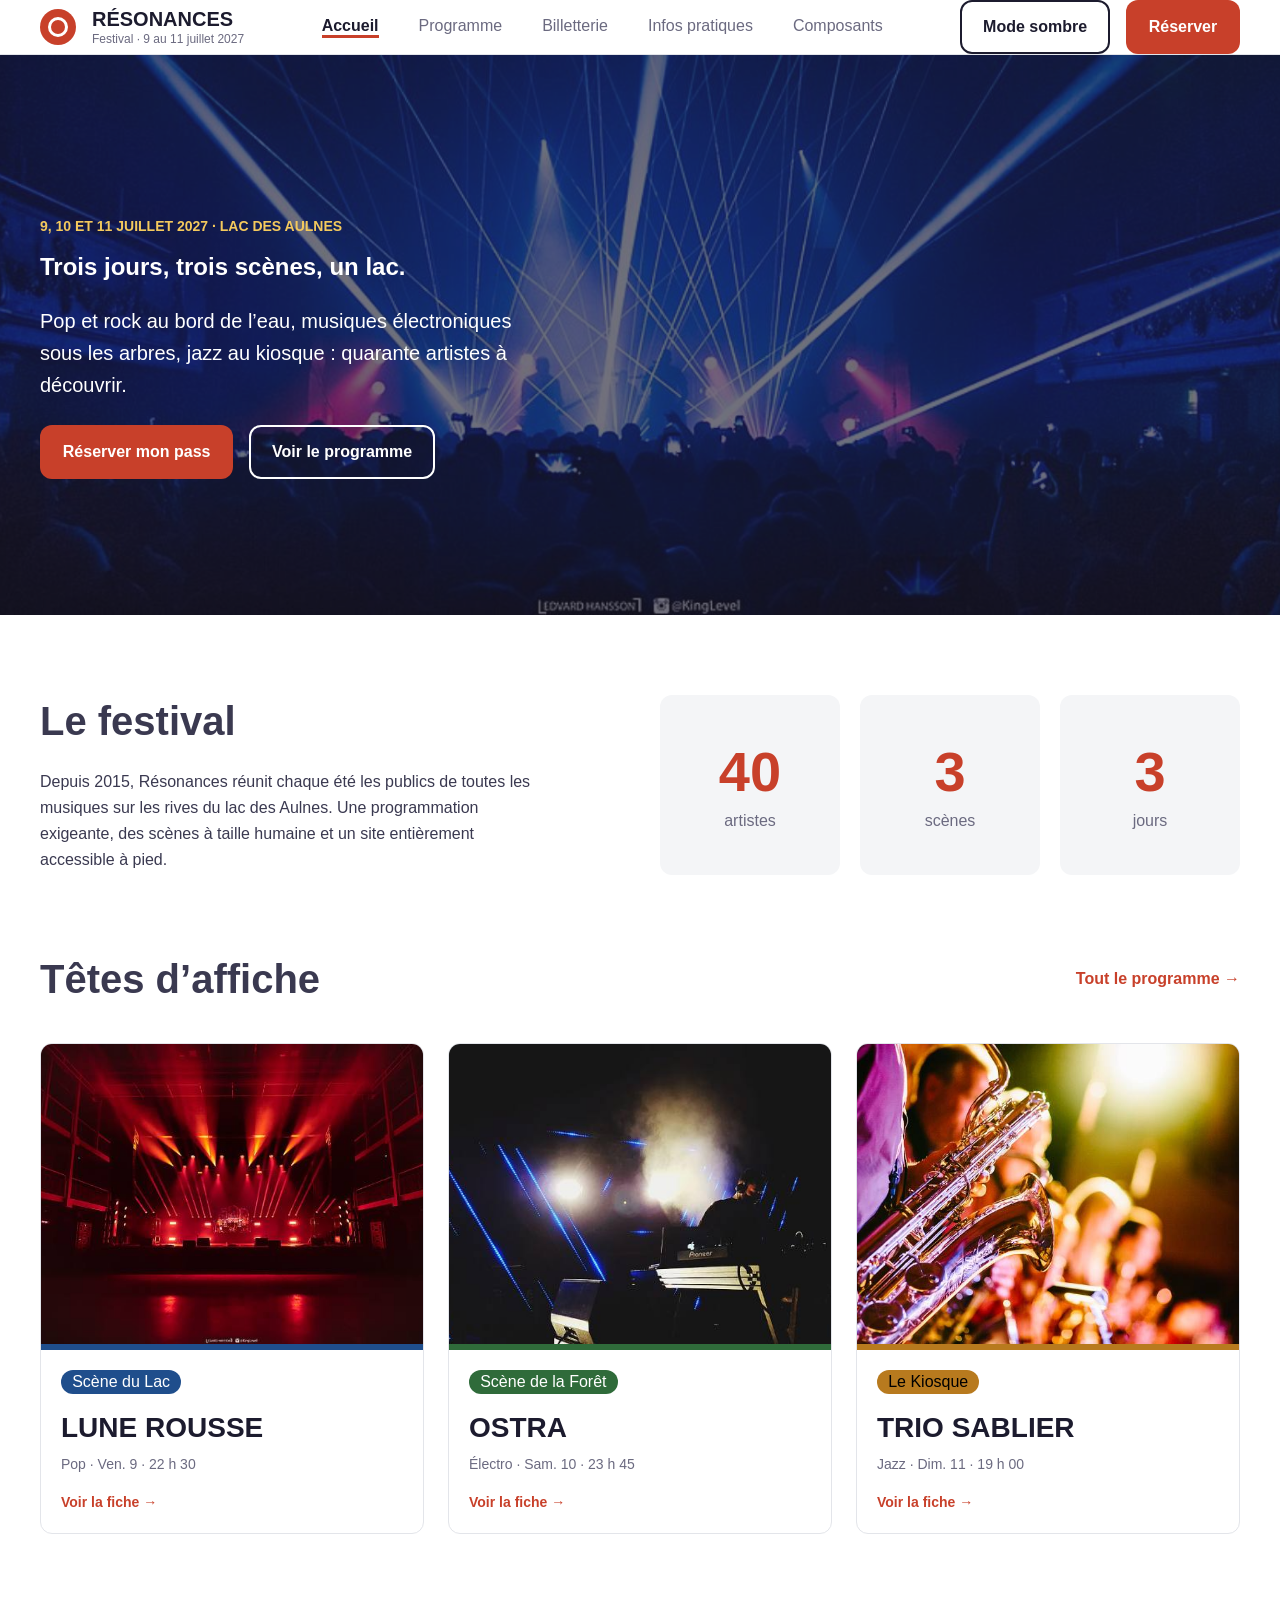
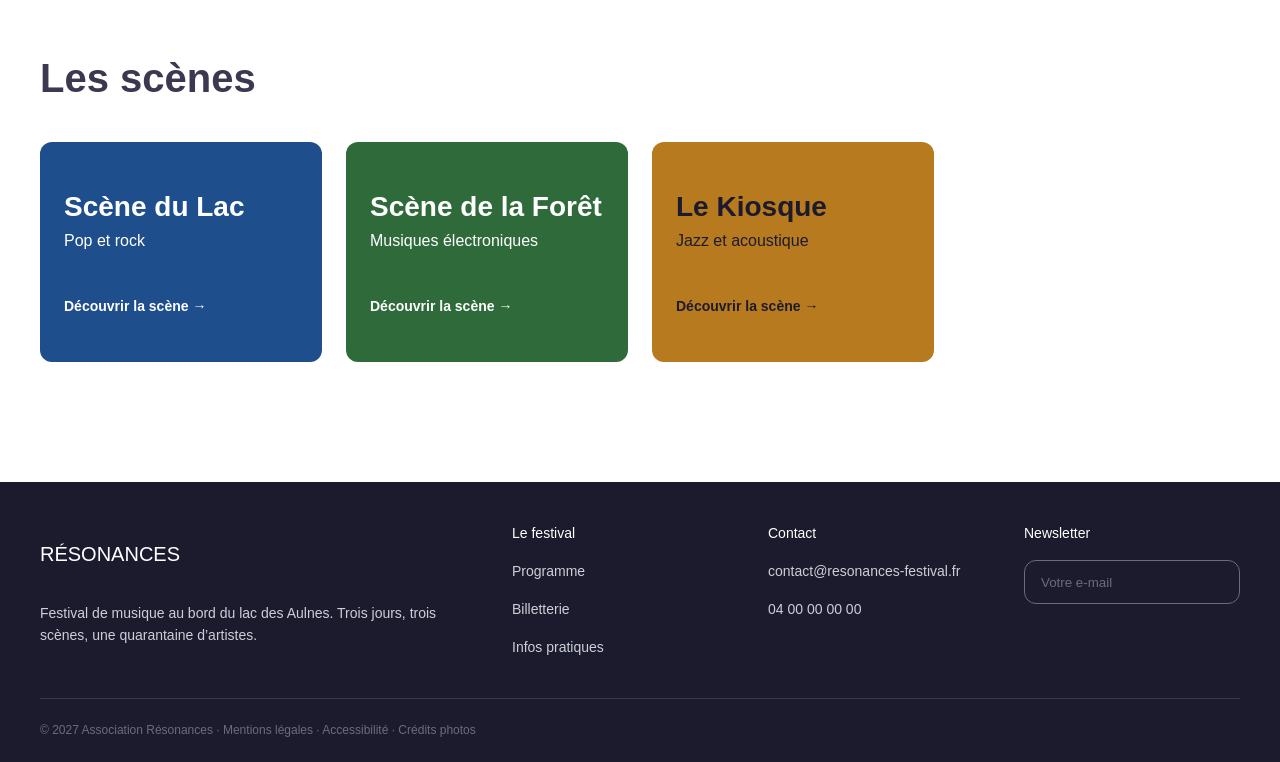
<file: index.html>
<!DOCTYPE html>
<html lang="fr">

<head>
    <meta charset="UTF-8">
    <meta name="viewport" content="width=device-width, initial-scale=1.0">
    <title>Festival Résonances</title>

    <link rel="stylesheet" href="./css/style.css">
</head>

<body>

    <header class="header">
        <div class="ly-container header__inner">
            <a class="header__logo" href="index.html">
                <span class="header__mark"></span>
                <div>
                    <p class="header__name">RÉSONANCES</p>
                    <p class="header__tagline">Festival · 9 au 11 juillet 2027</p>
                </div>
            </a>
            <nav class="header__nav" aria-label="Navigation principale">
                <a class="header__link is-active" href="index.html" aria-current="page">Accueil</a>
                <a class="header__link" href="./pages/programme.html">Programme</a>
                <a class="header__link" href="./pages/billeterie.html">Billetterie</a>
                <a class="header__link" href="./pages/infos.html">Infos pratiques</a>
                <a class="header__link" href="./pages/composants.html">Composants</a>
            </nav>
            <div class="header__actions">
                <button class="button button--outline" type="button" data-theme-toggle>Mode sombre</button>
                <a class="button button--primary" href="./pages/billeterie.html">Réserver</a>
            </div>
        </div>
    </header>

    <main>
        <section class="hero">
            <img class="hero__media" src="assets/img/hero.jpg" alt="">
            <div class="ly-container hero__content">
                <p class="hero__eyebrow">9, 10 et 11 juillet 2027 · Lac des Aulnes</p>
                <h1 class="hero__title">Trois jours, trois scènes, un lac.</h1>
                <p class="hero__text">Pop et rock au bord de l’eau, musiques électroniques sous les arbres, jazz au
                    kiosque : quarante artistes à découvrir.</p>
                <div class="hero__actions">
                    <a class="button button--primary" href="./pages/billeterie.html">Réserver mon pass</a>
                    <a class="button button--ghost-light" href="./pages/programme.html">Voir le programme</a>
                </div>
            </div>
        </section>

        <section class="ly-section" aria-labelledby="festival-titre">
            <div class="ly-container intro">
                <div>
                    <h2 id="festival-titre" class="ly-section__title">Le festival</h2>
                    <p class="intro__text">Depuis 2015, Résonances réunit chaque été les publics de toutes les musiques
                        sur
                        les rives du lac des Aulnes. Une programmation exigeante, des scènes à taille humaine et un site
                        entièrement accessible à pied.</p>
                </div>
                <div class="intro__stats">
                    <div class="stat">
                        <p class="stat__value">40</p>
                        <p class="stat__label">artistes</p>
                    </div>
                    <div class="stat">
                        <p class="stat__value">3</p>
                        <p class="stat__label">scènes</p>
                    </div>
                    <div class="stat">
                        <p class="stat__value">3</p>
                        <p class="stat__label">jours</p>
                    </div>
                </div>
            </div>
        </section>

        <section class="ly-section" aria-labelledby="affiche-titre">
            <div class="ly-container">
                <div class="ly-section__head">
                    <h2 class="ly-section__title" id="affiche-titre">Têtes d’affiche</h2>
                    <a class="ly-section__link" href="./pages/programme.html">Tout le programme →</a>
                </div>
                <div class="ly-grid">
                    <div class="card card--headliner theme-lake col-4">
                        <img class="card__media" src="assets/img/lune-rousse.jpg" alt="Lune Rousse en concert">
                        <div class="card__body">
                            <span class="badge scene-badge__badge--lake">Scène du Lac</span>
                            <h3 class="card__title">Lune Rousse</h3>
                            <p class="card__meta">Pop · Ven. 9 · 22 h 30</p>
                            <a class="card__link" href="./pages/ficheArtiste.html">Voir la fiche →</a>
                        </div>
                    </div>
                    <div class="card card--headliner theme-forest col-4">
                        <img class="card__media" src="assets/img/ostra.jpg" alt="Ostra en concert">
                        <div class="card__body">
                            <span class="badge scene-badge__badge--forest">Scène de la Forêt</span>
                            <h3 class="card__title">Ostra</h3>
                            <p class="card__meta">Électro · Sam. 10 · 23 h 45</p>
                            <a class="card__link" href="./pages/ficheArtiste.html">Voir la fiche →</a>
                        </div>
                    </div>
                    <div class="card card--headliner theme-kiosk col-4">
                        <img class="card__media" src="assets/img/trio-sablier.jpg" alt="Trio Sablier en concert">
                        <div class="card__body">
                            <span class="badge scene-badge__badge--kiosque">Le Kiosque</span>
                            <h3 class="card__title">Trio Sablier</h3>
                            <p class="card__meta">Jazz · Dim. 11 · 19 h 00</p>
                            <a class="card__link" href="./pages/ficheArtiste.html">Voir la fiche →</a>
                        </div>
                    </div>
                </div>
            </div>
        </section>

        <section class="ly-section ly-section--last" aria-labelledby="scenes-titre">
            <div class="ly-container">
                <h2 class="ly-section__title" id="scenes-titre">Les scènes</h2>
                <div class="ly-grid">
                    <div class="scene-banner theme-lake col-3">
                        <h3 class="scene-banner__title">Scène du Lac</h3>
                        <p class="scene-banner__genre">Pop et rock</p>
                        <a class="scene-banner__link" href="./pages/programme.html">Découvrir la scène →</a>
                    </div>
                    <div class="scene-banner theme-forest col-3">
                        <h3 class="scene-banner__title">Scène de la Forêt</h3>
                        <p class="scene-banner__genre">Musiques électroniques</p>
                        <a class="scene-banner__link" href="./pages/programme.html">Découvrir la scène →</a>
                    </div>
                    <div class="scene-banner theme-kiosk col-3">
                        <h3 class="scene-banner__title">Le Kiosque</h3>
                        <p class="scene-banner__genre">Jazz et acoustique</p>
                        <a class="scene-banner__link" href="./pages/programme.html">Découvrir la scène →</a>
                    </div>
                </div>
            </div>
        </section>
    </main>

    <footer class="footer">
        <div class="ly-container">
            <div class="footer__grid">
                <div class="footer__column">
                    <p class="footer__brand">RÉSONANCES</p>
                    <p>Festival de musique au bord du lac des Aulnes. Trois jours, trois scènes, une quarantaine
                        d’artistes.</p>
                </div>
                <div class="footer__column">
                    <p class="footer__title">Le festival</p>
                    <a class="footer__link" href="./pages/programme.html">Programme</a>
                    <a class="footer__link" href="./pages/billeterie.html">Billetterie</a>
                    <a class="footer__link" href="./pages/infos.html">Infos pratiques</a>
                </div>
                <div class="footer__column">
                    <p class="footer__title">Contact</p>
                    <a class="footer__link"
                        href="mailto:contact@resonances-festival.fr">contact@resonances-festival.fr</a>
                    <p>04 00 00 00 00</p>
                </div>
                <div class="footer__column">
                    <label class="footer__title" for="newsletter-email">Newsletter</label>
                    <input class="footer__input" id="newsletter-email" type="email" placeholder="Votre e-mail">
                </div>
            </div>
            <p class="footer__bottom">© 2027 Association Résonances · Mentions légales · Accessibilité · Crédits
                photos</p>
        </div>
    </footer>

    <script src="./js/main.js"></script>
</body>

</html>
</file>
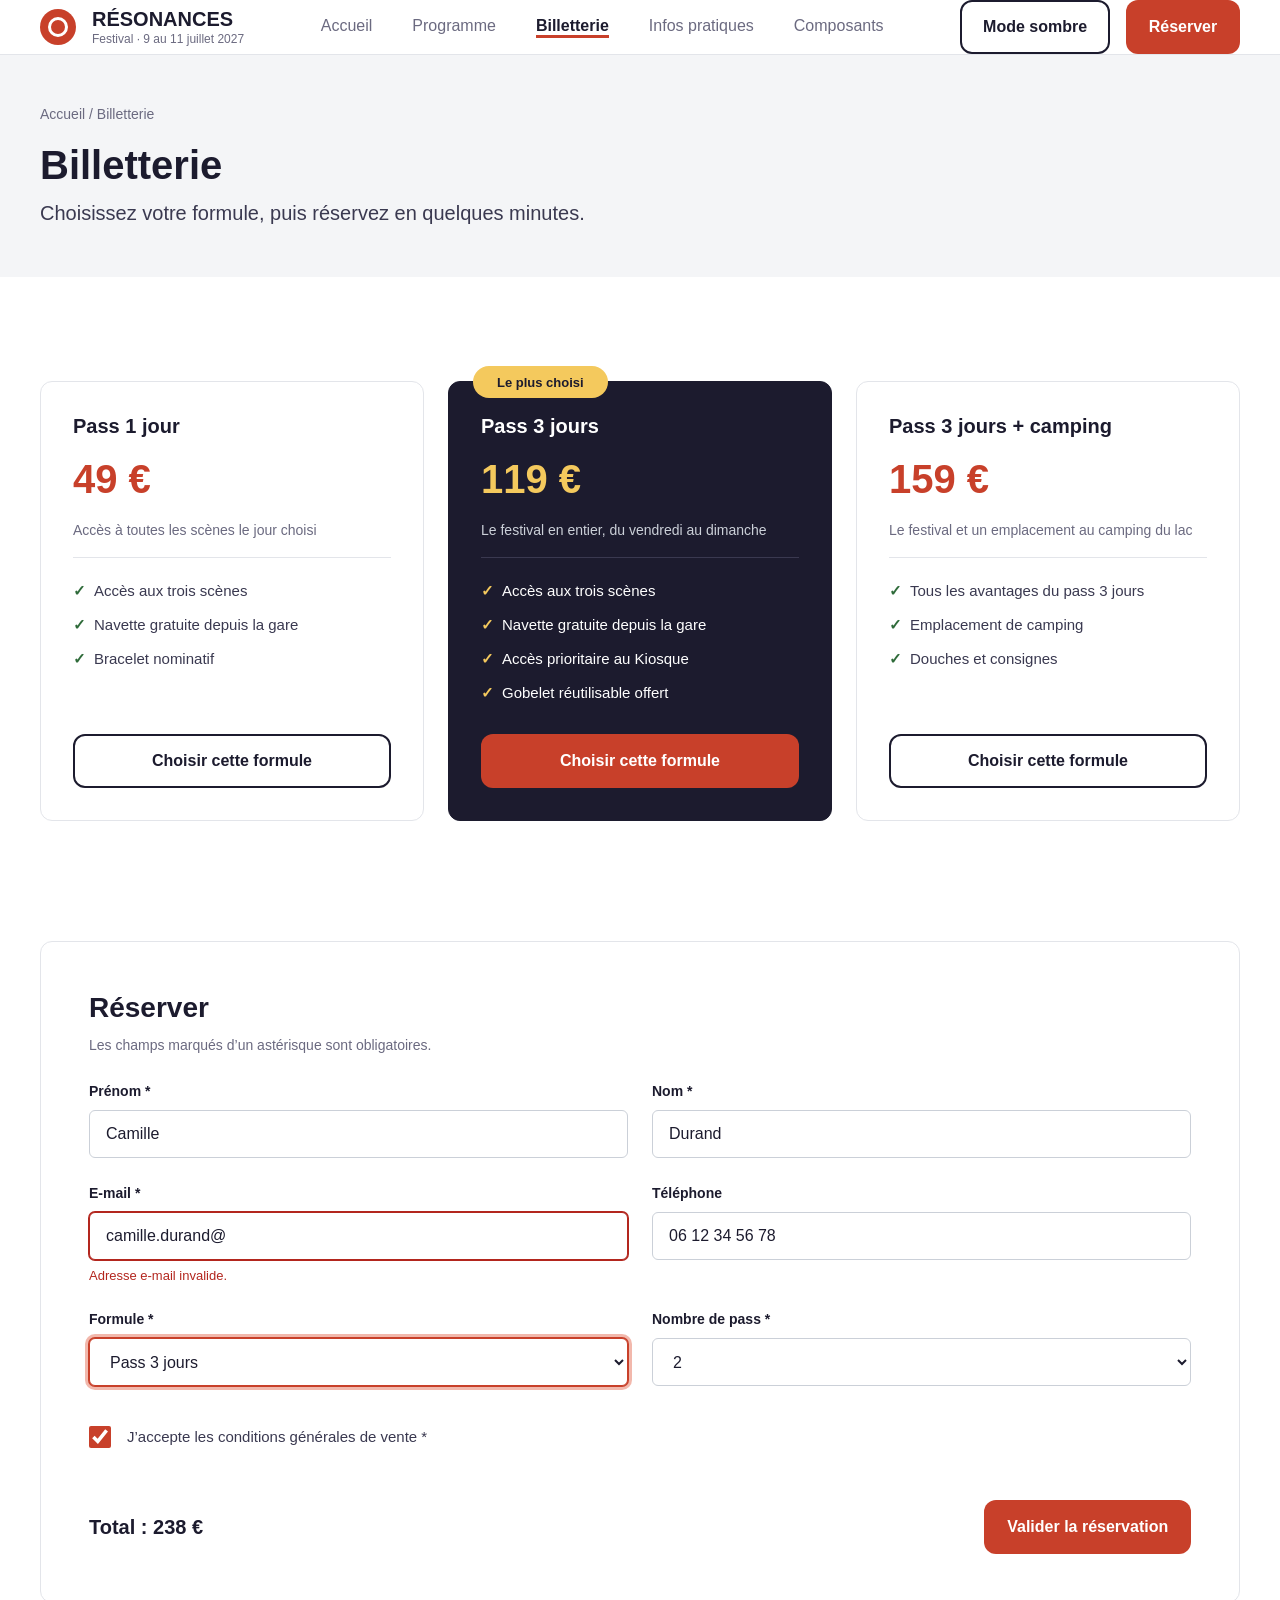
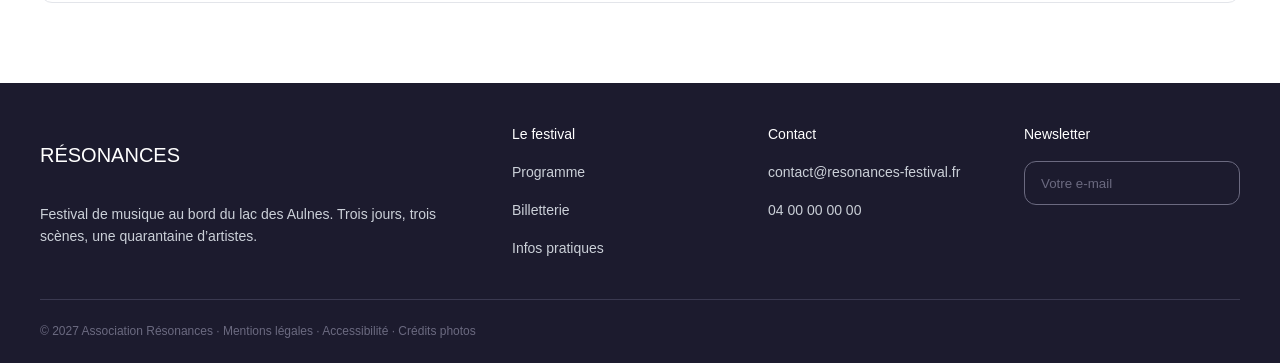
<file: pages/billeterie.html>
<!DOCTYPE html>
<html lang="fr">

<head>
    <meta charset="UTF-8">
    <meta name="viewport" content="width=device-width, initial-scale=1.0">
    <title>Billetterie · Festival Résonances</title>

    <link rel="stylesheet" href="../css/style.css">
</head>

<body>

    <header class="header">
        <div class="ly-container header__inner">
            <a class="header__logo" href="../index.html">
                <span class="header__mark"></span>
                <div>
                    <p class="header__name">RÉSONANCES</p>
                    <p class="header__tagline">Festival · 9 au 11 juillet 2027</p>
                </div>
            </a>
            <nav class="header__nav" aria-label="Navigation principale">
                <a class="header__link" href="../index.html">Accueil</a>
                <a class="header__link" href="programme.html">Programme</a>
                <a class="header__link is-active" href="billeterie.html" aria-current="page">Billetterie</a>
                <a class="header__link" href="infos.html">Infos pratiques</a>
                <a class="header__link" href="composants.html">Composants</a>
            </nav>
            <div class="header__actions">
                <button class="button button--outline" type="button" data-theme-toggle>Mode sombre</button>
                <a class="button button--primary" href="billeterie.html">Réserver</a>
            </div>
        </div>
    </header>

    <main>
        <header class="page-title">
            <div class="ly-container">
                <p class="page-title__breadcrumb">Accueil / Billetterie</p>
                <h1 class="page-title__title">Billetterie</h1>
                <p class="page-title__lead">Choisissez votre formule, puis réservez en quelques minutes.</p>
            </div>
        </header>

        <section class="ly-section ly-section--compact" aria-label="Formules de pass">
            <div class="ly-container">
                <div class="ly-grid">
                    <div class="pass col-4">
                        <h2 class="pass__title">Pass 1 jour</h2>
                        <p class="pass__price">49 €</p>
                        <p class="pass__text">Accès à toutes les scènes le jour choisi</p>
                        <ul class="pass__features">
                            <li class="pass__feature">Accès aux trois scènes</li>
                            <li class="pass__feature">Navette gratuite depuis la gare</li>
                            <li class="pass__feature">Bracelet nominatif</li>
                        </ul>
                        <a class="button button--outline pass__action" href="#reservation">Choisir cette formule</a>
                    </div>
                    <div class="pass pass--featured col-4">
                        <p class="pass__ribbon">Le plus choisi</p>
                        <h2 class="pass__title">Pass 3 jours</h2>
                        <p class="pass__price">119 €</p>
                        <p class="pass__text">Le festival en entier, du vendredi au dimanche</p>
                        <ul class="pass__features">
                            <li class="pass__feature">Accès aux trois scènes</li>
                            <li class="pass__feature">Navette gratuite depuis la gare</li>
                            <li class="pass__feature">Accès prioritaire au Kiosque</li>
                            <li class="pass__feature">Gobelet réutilisable offert</li>
                        </ul>
                        <a class="button button--primary pass__action" href="#reservation">Choisir cette formule</a>
                    </div>
                    <div class="pass col-4">
                        <h2 class="pass__title">Pass 3 jours + camping</h2>
                        <p class="pass__price">159 €</p>
                        <p class="pass__text">Le festival et un emplacement au camping du lac</p>
                        <ul class="pass__features">
                            <li class="pass__feature">Tous les avantages du pass 3 jours</li>
                            <li class="pass__feature">Emplacement de camping</li>
                            <li class="pass__feature">Douches et consignes</li>
                        </ul>
                        <a class="button button--outline pass__action" href="#reservation">Choisir cette formule</a>
                    </div>
                </div>
            </div>
        </section>

        <section class="ly-section ly-section--last" id="reservation" aria-labelledby="reservation-titre">
            <div class="ly-container">
                <form class="booking-form" action="#">
                    <h2 class="booking-form__title" id="reservation-titre">Réserver</h2>
                    <p class="booking-form__hint">Les champs marqués d’un astérisque sont obligatoires.</p>
                    <div class="booking-form__grid">
                        <div class="field">
                            <label class="field__label" for="prenom">Prénom *</label>
                            <input class="field__input" id="prenom" type="text" value="Camille" required>
                        </div>
                        <div class="field">
                            <label class="field__label" for="nom">Nom *</label>
                            <input class="field__input" id="nom" type="text" value="Durand" required>
                        </div>
                        <div class="field">
                            <label class="field__label" for="email">E-mail *</label>
                            <input class="field__input is-error" id="email" type="email" value="camille.durand@" aria-invalid="true" aria-describedby="email-erreur" required>
                            <p class="field__message field__message--error" id="email-erreur">Adresse e-mail invalide.</p>
                        </div>
                        <div class="field">
                            <label class="field__label" for="telephone">Téléphone</label>
                            <input class="field__input" id="telephone" type="tel" value="06 12 34 56 78">
                        </div>
                        <div class="field">
                            <label class="field__label" for="formule">Formule *</label>
                            <select class="field__select is-focused" id="formule" required>
                                <option>Pass 1 jour</option>
                                <option selected>Pass 3 jours</option>
                                <option>Pass 3 jours + camping</option>
                            </select>
                        </div>
                        <div class="field">
                            <label class="field__label" for="nombre">Nombre de pass *</label>
                            <select class="field__select" id="nombre" required>
                                <option>1</option>
                                <option selected>2</option>
                                <option>3</option>
                                <option>4</option>
                            </select>
                        </div>
                    </div>
                    <div class="booking-form__terms">
                        <label class="checkbox">
                            <input class="checkbox__input" type="checkbox" checked required>
                            <span class="checkbox__label">J’accepte les conditions générales de vente *</span>
                        </label>
                    </div>
                    <div class="booking-form__footer">
                        <p class="booking-form__total">Total : 238 €</p>
                        <button class="button button--primary" type="submit">Valider la réservation</button>
                    </div>
                </form>
            </div>
        </section>
    </main>

    <footer class="footer">
        <div class="ly-container">
            <div class="footer__grid">
                <div class="footer__column">
                    <p class="footer__brand">RÉSONANCES</p>
                    <p>Festival de musique au bord du lac des Aulnes. Trois jours, trois scènes, une quarantaine d’artistes.</p>
                </div>
                <div class="footer__column">
                    <p class="footer__title">Le festival</p>
                    <a class="footer__link" href="programme.html">Programme</a>
                    <a class="footer__link" href="billeterie.html">Billetterie</a>
                    <a class="footer__link" href="infos.html">Infos pratiques</a>
                </div>
                <div class="footer__column">
                    <p class="footer__title">Contact</p>
                    <a class="footer__link" href="mailto:contact@resonances-festival.fr">contact@resonances-festival.fr</a>
                    <p>04 00 00 00 00</p>
                </div>
                <div class="footer__column">
                    <label class="footer__title" for="newsletter-email">Newsletter</label>
                    <input class="footer__input" id="newsletter-email" type="email" placeholder="Votre e-mail">
                </div>
            </div>
            <p class="footer__bottom">© 2027 Association Résonances · Mentions légales · Accessibilité · Crédits photos</p>
        </div>
    </footer>

    <script src="../js/main.js"></script>
</body>

</html>
</file>
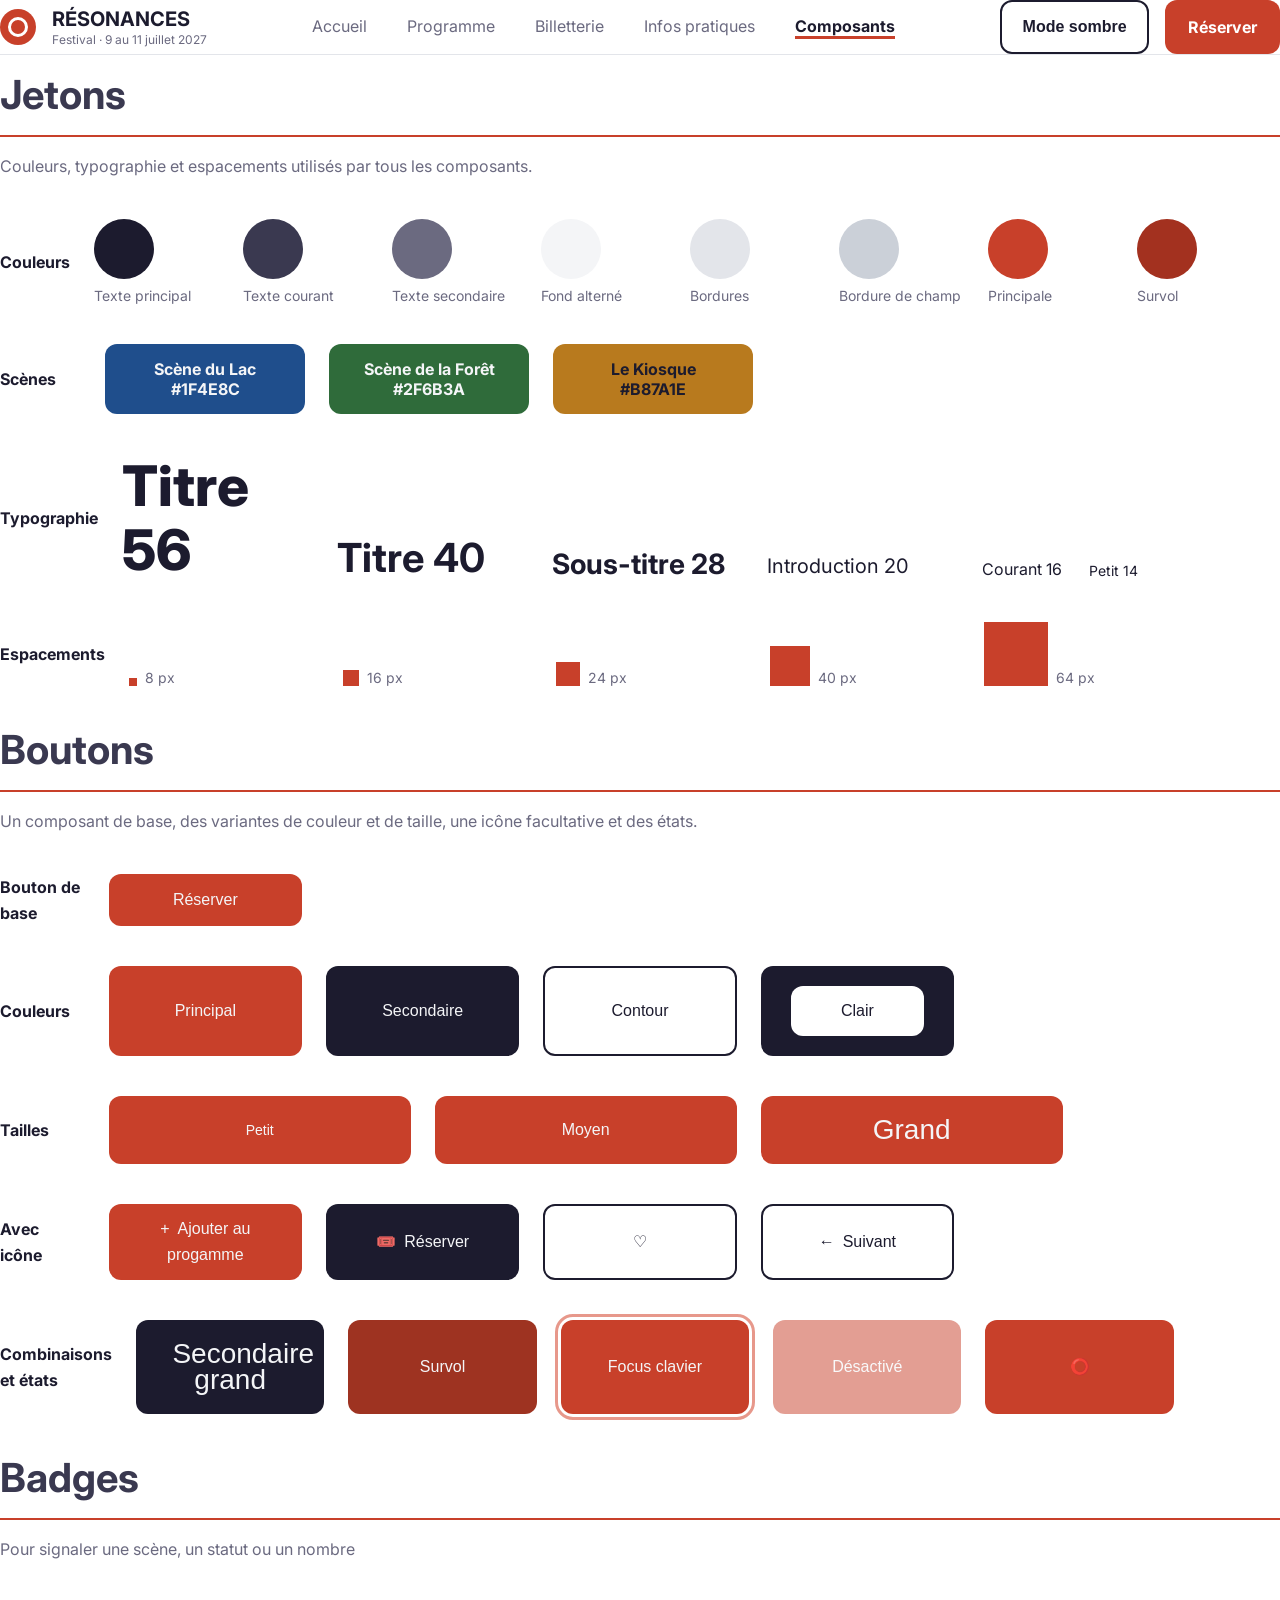
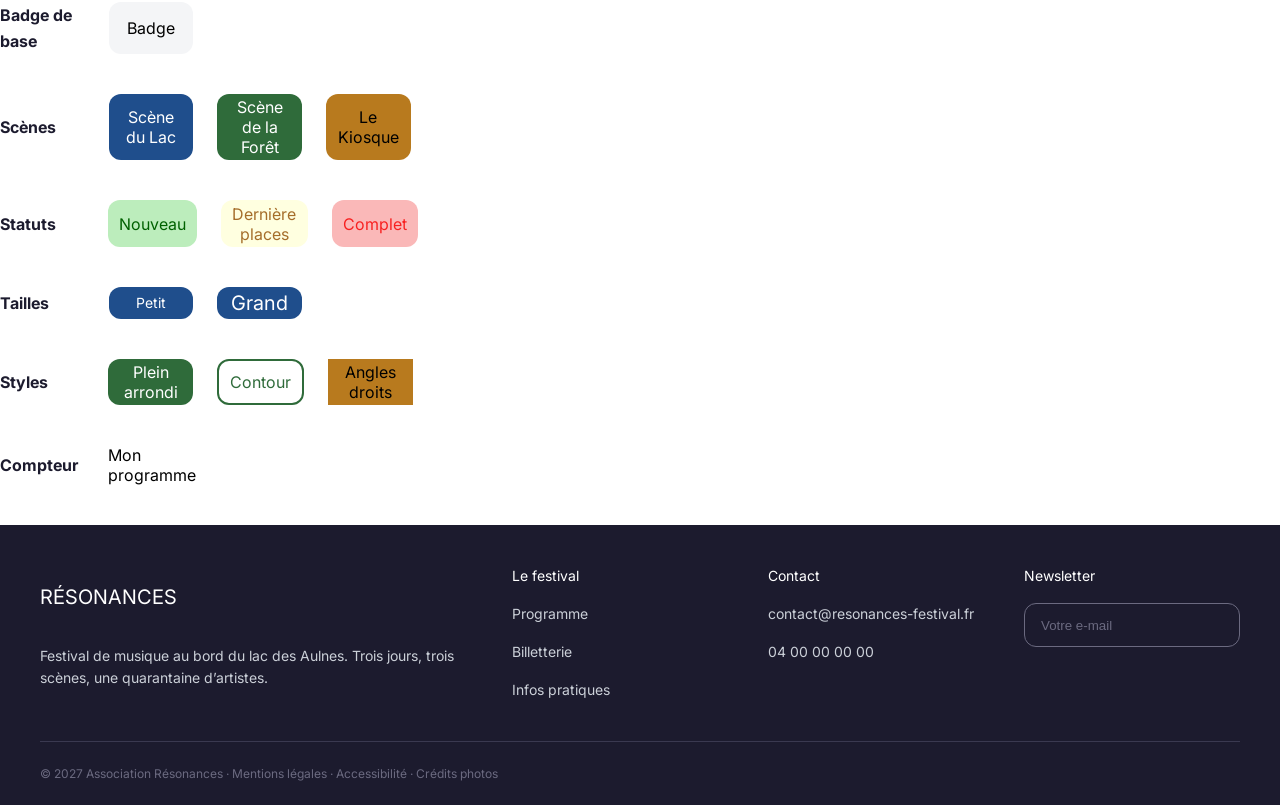
<file: pages/composants.html>
<!DOCTYPE html>
<html lang="fr">

<head>
    <meta charset="UTF-8">
    <meta name="viewport" content="width=device-width, initial-scale=1.0">
    <title>Bibliothèque de composants</title>
    <link rel="preconnect" href="https://fonts.googleapis.com">
    <link rel="preconnect" href="https://fonts.gstatic.com" crossorigin>
    <link rel="stylesheet" href="https://fonts.googleapis.com/css2?family=Inter:wght@400;700;800&display=swap">
    <link rel="stylesheet" href="../css/style.css">
</head>

<body>

    <header class="header">
        <div class="header__inner">
            <a class="header__logo" href="index.html">
                <span class="header__mark"></span>
                <div>
                    <p class="header__name">RÉSONANCES</p>
                    <p class="header__tagline">Festival · 9 au 11 juillet 2027</p>
                </div>
            </a>
            <nav class="header__nav" aria-label="Navigation principale">
                <a class="header__link" href="/index.html">Accueil</a>
                <a class="header__link" href="./programme.html">Programme</a>
                <a class="header__link" href="./billeterie.html">Billetterie</a>
                <a class="header__link" href="./infos.html">Infos pratiques</a>
                <a class="header__link is-active" href="./composants.html" aria-current="page">Composants</a>
            </nav>
            <div class="header__actions">
                <button class="button button--outline" type="button" data-theme-toggle>Mode sombre</button>
                <a class="button button--primary" href="billeterie.html">Réserver</a>
            </div>
        </div>
    </header>

    <main>
        <section class="section" id="jetons" aria-labelledby="jetons-titre">
            <h2 class="section__title" id="jetons-titre">Jetons</h2>
            <p class="section__text">Couleurs, typographie et espacements utilisés par tous les composants.</p>

            <div class="ly-grid color">
                <p class="label col-1">Couleurs</p>
                <div class="color__circle color__circle--text col-1">
                    <p>Texte principal</p>
                </div>
                <div class="color__circle color__circle--text-body col-1">
                    <p>Texte courant</p>
                </div>
                <div class="color__circle color__circle--text-muted col-1">
                    <p>Texte secondaire</p>
                </div>
                <div class="color__circle color__circle--background-alt col-1">
                    <p>Fond alterné</p>
                </div>
                <div class="color__circle color__circle--border col-1">
                    <p>Bordures</p>
                </div>
                <div class="color__circle color__circle--border-field col-1">
                    <p>Bordure de champ</p>
                </div>
                <div class="color__circle color__circle--primary col-1">
                    <p>Principale</p>
                </div>
                <div class="color__circle color__circle--primary-hover col-1">
                    <p>Survol</p>
                </div>
                <div class="color__circle color__circle--accent col-1">
                    <p>Accent</p>
                </div>
                <div class="color__circle color__circle--error col-1">
                    <p>Erreur</p>
                </div>
            </div>

            <div class="ly-grid scene">
                <p class="label col-1">Scènes</p>
                <div class="scene__card scene__card--lake col-2">
                    <p class="scene__color">Scène du Lac</p>
                    <p>#1F4E8C</p>
                </div>
                <div class="scene__card scene__card--forest col-2">
                    <p class="scene__color">Scène de la Forêt</p>
                    <p>#2F6B3A</p>
                </div>
                <div class="scene__card scene__card--kiosk col-2">
                    <p class="scene__card-color">Le Kiosque</p>
                    <p>#B87A1E</p>
                </div>
            </div>

            <div class="ly-grid typo">
                <p class="label col-1">Typographie</p>
                <p class="typo__type typo__type--display col-2">Titre 56</p>
                <p class="typo__type typo__type--heading col-2">Titre 40</p>
                <p class="typo__type typo__type--subheading col-2">Sous-titre 28</p>
                <p class="typo__type typo__type--lead col-2">Introduction 20</p>
                <p class="typo__type typo__type--body col-1">Courant 16</p>
                <p class="typo__type typo__type--small col-1">Petit 14</p>
            </div>

            <div class="ly-grid space">
                <p class="label col-1">Espacements</p>
                <div class="space__size space__size--xs col-2">
                    <p>8 px</p>
                </div>
                <div class="space__size space__size--sm col-2">
                    <p>16 px</p>
                </div>
                <div class="space__size space__size--md col-2">
                    <p>24 px</p>
                </div>
                <div class="space__size space__size--lg col-2">
                    <p>40 px</p>
                </div>
                <div class="space__size space__size--xl col-2">
                    <p>64 px</p>
                </div>
            </div>
        </section>

        <section class="section" id="button" aria-labelledby="button-titre">
            <h2 class="section__title" id="button-titre">Boutons</h2>
            <p class="section__text">Un composant de base, des variantes de couleur et de taille, une icône
                facultative et des états.</p>

            <div class="ly-grid base-btn">
                <p class="label col-1">Bouton de base</p>
                <button class="button base-btn__button--main col-2">Réserver</button>
            </div>

            <div class="ly-grid color-btn">
                <p class="label col-1">Couleurs</p>
                <button class="button color-btn__button--primary col-2">Principal</button>
                <button class="button color-btn__button--secondary col-2">Secondaire</button>
                <button class="button color-btn__button--border col-2">Contour</button>
                <div class="color-btn__bg col-2"><button class="button color-btn__button--clear col-2">Clair</button>
                </div>
            </div>

            <div class="ly-grid size-btn">
                <p class="label col-1">Tailles</p>
                <button class="button size-btn__button--small col-3">Petit</button>
                <button class="button size-btn__button--medium col-3">Moyen</button>
                <button class="button size-btn__button--large col-3">Grand</button>
            </div>

            <div class="ly-grid icon">
                <p class="label col-1">Avec icône</p>
                <button class="button icon__button--plus col-2"><span class="icon__text--plus">Ajouter au
                        progamme</span></button>
                <button class="button icon__button--reserved col-2"><span
                        class="icon__text--reserved">Réserver</span></button>
                <button class="button icon__button--like col-2"><span class="icon__text--like">♡</span></button>
                <button class="button icon__button--more col-2"><span class="icon__text--more">Suivant</span></button>
            </div>

            <div class="ly-grid combi-state">
                <p class="label col-1">Combinaisons et états</p>
                <button class="button combi-state__button--combo col-2">Secondaire grand</button>
                <button class="button combi-state__button--hover col-2">Survol</button>
                <button class="button combi-state__button--focus col-2">Focus clavier</button>
                <button class="button combi-state__button--off col-2">Désactivé</button>
                <button class="button combi-state__button--load col-2">⭕️</button>
            </div>
        </section>

        <section class="section" id="button" aria-labelledby="button-titre">
            <h2 class="section__title" id="badge-titre">Badges</h2>
            <p class="section__text">Pour signaler une scène, un statut ou un nombre</p>

            <div class="ly-grid base-badge">
                <p class="label col-1">Badge de base</p>
                <div class="badge base-badge__badge--main col-1">Badge</div>
            </div>

            <div class="ly-grid scene-badge">
                <p class="label col-1">Scènes</p>
                <div class="badge scene-badge__badge--lake col-1">Scène du Lac</div>
                <div class="badge scene-badge__badge--forest col-1">Scène de la Forêt</div>
                <div class="badge scene-badge__badge--kiosque col-1">Le Kiosque</div>
            </div>

            <div class="ly-grid statut">
                <p class="label col-1">Statuts</p>
                <div class="badge statut__badge--new col-1">Nouveau</div>
                <div class="badge statut__badge--last col-1">Dernière places</div>
                <div class="badge statut__badge--complet col-1">Complet</div>
            </div>

            <div class="ly-grid size-badge">
                <p class="label col-1">Tailles</p>
                <div class="badge size-badge__badge--small col-1">Petit</div>
                <div class="badge size-badge__badge--large col-1">Grand</div>
            </div>

            <div class="ly-grid style">
                <p class="label">Styles</p>
                <div class="badge style__badge--radius">Plein arrondi</div>
                <div class="badge style__badge--border">Contour</div>
                <div class="badge style__badge--angle">Angles droits</div>
            </div>

            <div class="ly-grid">
                <p class="label">Compteur</p>
                <div class="ly-docs__badge ly-docs__badge--compte ly-docs__button--combo"><span
                        class="ly-docs__badge--compte-text">Mon programme</span></div>
            </div>
        </section>
    </main>

    <footer class="footer">
        <div class="ly-container">
            <div class="footer__grid">
                <div class="footer__column">
                    <p class="footer__brand">RÉSONANCES</p>
                    <p>Festival de musique au bord du lac des Aulnes. Trois jours, trois scènes, une quarantaine d’artistes.</p>
                </div>
                <div class="footer__column">
                    <p class="footer__title">Le festival</p>
                    <a class="footer__link" href="programme.html">Programme</a>
                    <a class="footer__link" href="billeterie.html">Billetterie</a>
                    <a class="footer__link" href="infos.html">Infos pratiques</a>
                </div>
                <div class="footer__column">
                    <p class="footer__title">Contact</p>
                    <a class="footer__link" href="mailto:contact@resonances-festival.fr">contact@resonances-festival.fr</a>
                    <p>04 00 00 00 00</p>
                </div>
                <div class="footer__column">
                    <label class="footer__title" for="newsletter-email">Newsletter</label>
                    <input class="footer__input" id="newsletter-email" type="email" placeholder="Votre e-mail">
                </div>
            </div>
            <p class="footer__bottom">© 2027 Association Résonances · Mentions légales · Accessibilité · Crédits photos</p>
        </div>
    </footer>
</body>

</html>
</file>
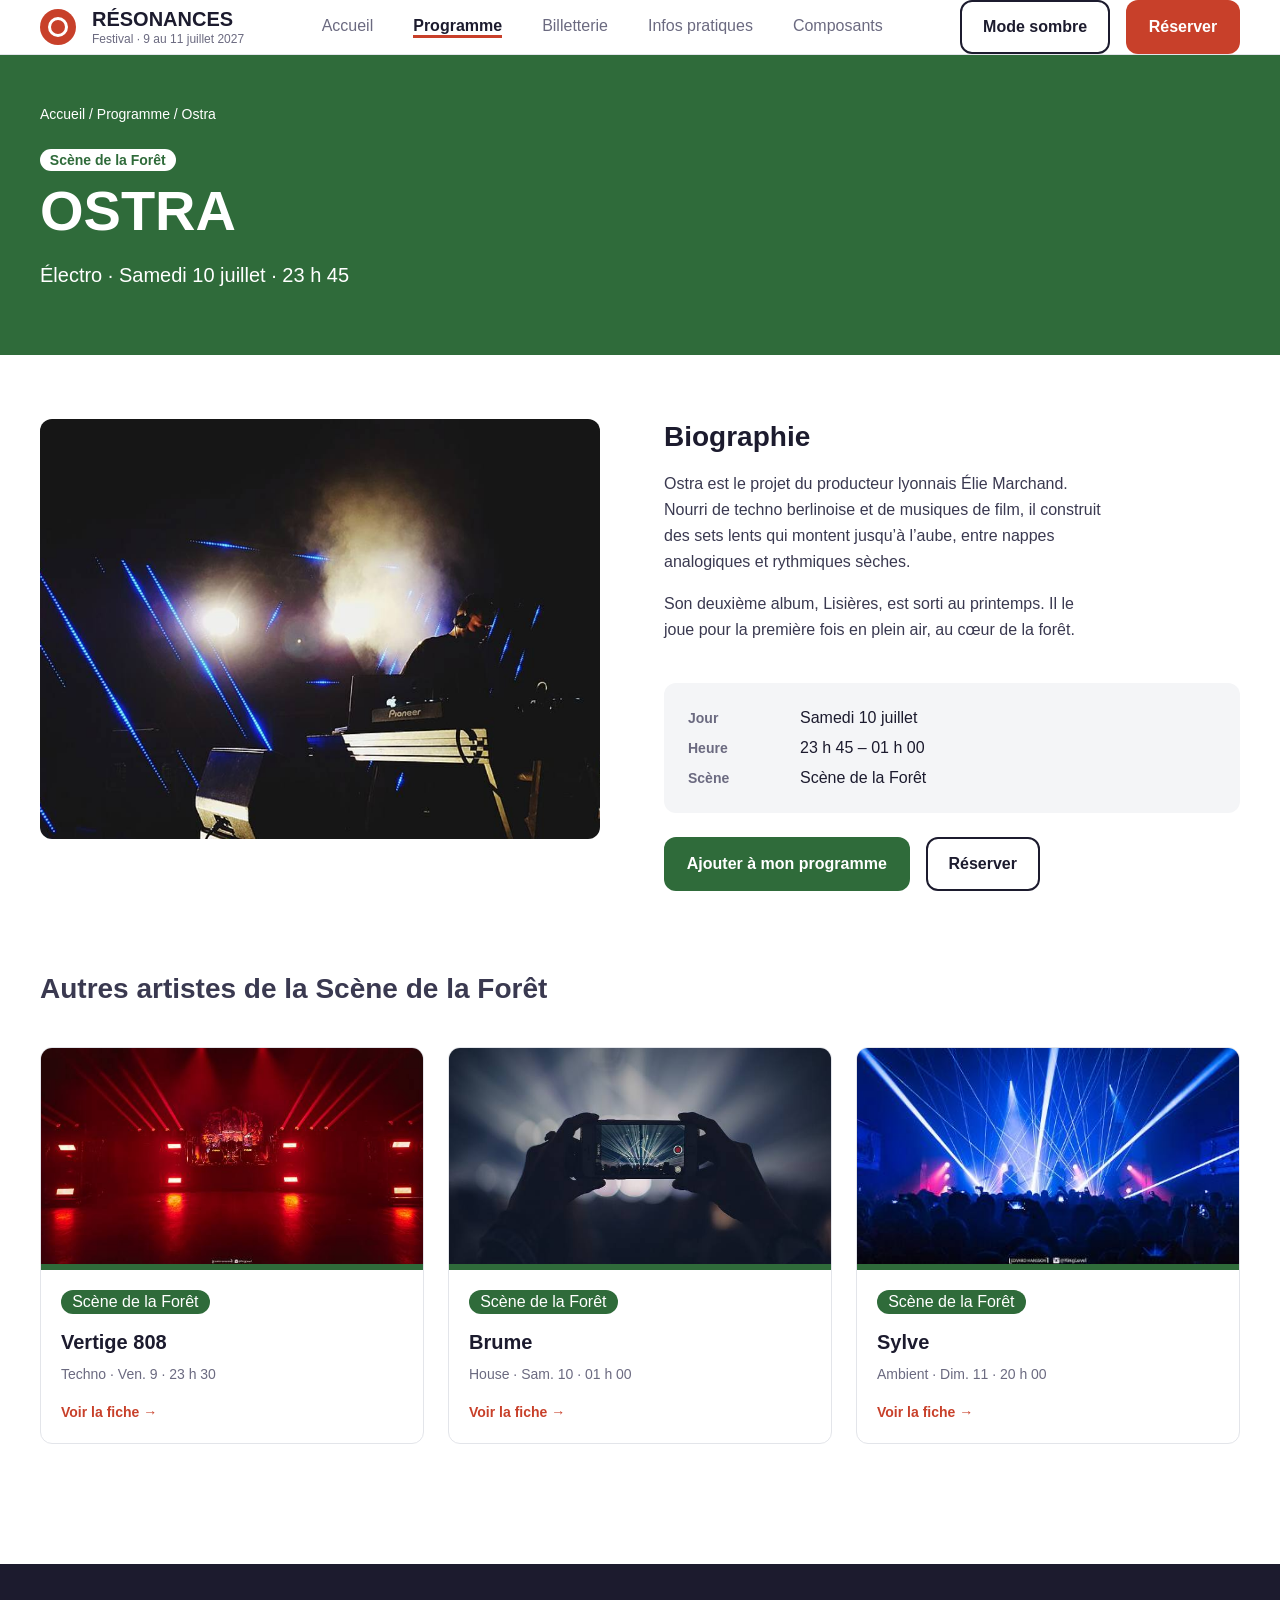
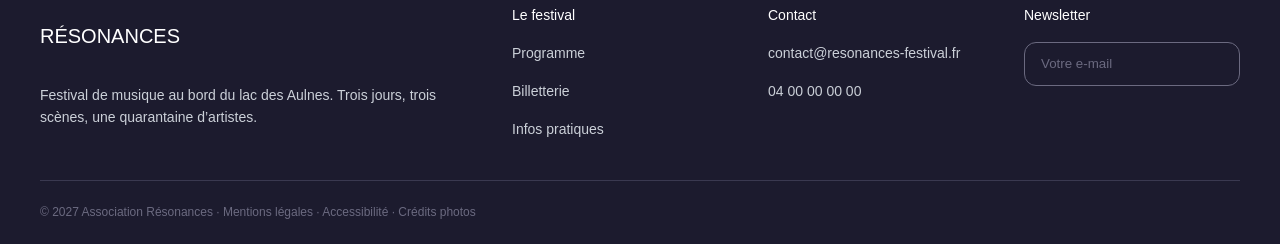
<file: pages/ficheArtiste.html>
<!DOCTYPE html>
<html lang="fr">

<head>
    <meta charset="UTF-8">
    <meta name="viewport" content="width=device-width, initial-scale=1.0">
    <title>Ostra · Festival Résonances</title>

    <link rel="stylesheet" href="../css/style.css">
</head>

<body>

    <header class="header">
        <div class="ly-container header__inner">
            <a class="header__logo" href="../index.html">
                <span class="header__mark"></span>
                <div>
                    <p class="header__name">RÉSONANCES</p>
                    <p class="header__tagline">Festival · 9 au 11 juillet 2027</p>
                </div>
            </a>
            <nav class="header__nav" aria-label="Navigation principale">
                <a class="header__link" href="../index.html">Accueil</a>
                <a class="header__link is-active" href="programme.html" aria-current="page">Programme</a>
                <a class="header__link" href="billeterie.html">Billetterie</a>
                <a class="header__link" href="infos.html">Infos pratiques</a>
                <a class="header__link" href="composants.html">Composants</a>
            </nav>
            <div class="header__actions">
                <button class="button button--outline" type="button" data-theme-toggle>Mode sombre</button>
                <a class="button button--primary" href="billeterie.html">Réserver</a>
            </div>
        </div>
    </header>

    <main class="theme-forest">
        <header class="artist-header">
            <div class="ly-container artist-header__inner">
                <p class="artist-header__breadcrumb">Accueil / Programme / Ostra</p>
                <span class="badge badge--inverse">Scène de la Forêt</span>
                <h1 class="artist-header__title">Ostra</h1>
                <p class="artist-header__meta">Électro · Samedi 10 juillet · 23 h 45</p>
            </div>
        </header>

        <section class="ly-section ly-section--compact" aria-labelledby="bio-titre">
            <div class="ly-container artist">
                <img class="artist__media" src="../assets/img/artiste-fiche.jpg" alt="Ostra sur scène, derrière ses claviers">
                <div>
                    <h2 class="artist__heading" id="bio-titre">Biographie</h2>
                    <p class="artist__text">Ostra est le projet du producteur lyonnais Élie Marchand. Nourri de techno berlinoise et de musiques de film, il construit des sets lents qui montent jusqu’à l’aube, entre nappes analogiques et rythmiques sèches.</p>
                    <p class="artist__text">Son deuxième album, Lisières, est sorti au printemps. Il le joue pour la première fois en plein air, au cœur de la forêt.</p>
                    <dl class="artist__infos">
                        <div class="artist__row">
                            <dt class="artist__label">Jour</dt>
                            <dd class="artist__value">Samedi 10 juillet</dd>
                        </div>
                        <div class="artist__row">
                            <dt class="artist__label">Heure</dt>
                            <dd class="artist__value">23 h 45 – 01 h 00</dd>
                        </div>
                        <div class="artist__row">
                            <dt class="artist__label">Scène</dt>
                            <dd class="artist__value">Scène de la Forêt</dd>
                        </div>
                    </dl>
                    <div class="artist__actions">
                        <button class="button button--scene" type="button">Ajouter à mon programme</button>
                        <a class="button button--outline" href="billeterie.html">Réserver</a>
                    </div>
                </div>
            </div>
        </section>

        <section class="ly-section ly-section--last" aria-labelledby="autres-titre">
            <div class="ly-container">
                <h2 class="ly-section__title ly-section__title--sub" id="autres-titre">Autres artistes de la Scène de la Forêt</h2>
                <div class="ly-grid">
                    <div class="card theme-forest col-4">
                        <img class="card__media" src="../assets/img/vertige-808.jpg" alt="Vertige 808 en concert">
                        <div class="card__body">
                            <span class="badge scene-badge__badge--forest">Scène de la Forêt</span>
                            <h3 class="card__title">Vertige 808</h3>
                            <p class="card__meta">Techno · Ven. 9 · 23 h 30</p>
                            <a class="card__link" href="ficheArtiste.html">Voir la fiche →</a>
                        </div>
                    </div>
                    <div class="card theme-forest col-4">
                        <img class="card__media" src="../assets/img/brume.jpg" alt="Brume en concert">
                        <div class="card__body">
                            <span class="badge scene-badge__badge--forest">Scène de la Forêt</span>
                            <h3 class="card__title">Brume</h3>
                            <p class="card__meta">House · Sam. 10 · 01 h 00</p>
                            <a class="card__link" href="ficheArtiste.html">Voir la fiche →</a>
                        </div>
                    </div>
                    <div class="card theme-forest col-4">
                        <img class="card__media" src="../assets/img/sylve.jpg" alt="Sylve en concert">
                        <div class="card__body">
                            <span class="badge scene-badge__badge--forest">Scène de la Forêt</span>
                            <h3 class="card__title">Sylve</h3>
                            <p class="card__meta">Ambient · Dim. 11 · 20 h 00</p>
                            <a class="card__link" href="ficheArtiste.html">Voir la fiche →</a>
                        </div>
                    </div>
                </div>
            </div>
        </section>
    </main>

    <footer class="footer">
        <div class="ly-container">
            <div class="footer__grid">
                <div class="footer__column">
                    <p class="footer__brand">RÉSONANCES</p>
                    <p>Festival de musique au bord du lac des Aulnes. Trois jours, trois scènes, une quarantaine d’artistes.</p>
                </div>
                <div class="footer__column">
                    <p class="footer__title">Le festival</p>
                    <a class="footer__link" href="programme.html">Programme</a>
                    <a class="footer__link" href="billeterie.html">Billetterie</a>
                    <a class="footer__link" href="infos.html">Infos pratiques</a>
                </div>
                <div class="footer__column">
                    <p class="footer__title">Contact</p>
                    <a class="footer__link" href="mailto:contact@resonances-festival.fr">contact@resonances-festival.fr</a>
                    <p>04 00 00 00 00</p>
                </div>
                <div class="footer__column">
                    <label class="footer__title" for="newsletter-email">Newsletter</label>
                    <input class="footer__input" id="newsletter-email" type="email" placeholder="Votre e-mail">
                </div>
            </div>
            <p class="footer__bottom">© 2027 Association Résonances · Mentions légales · Accessibilité · Crédits photos</p>
        </div>
    </footer>

    <script src="../js/main.js"></script>
</body>

</html>
</file>
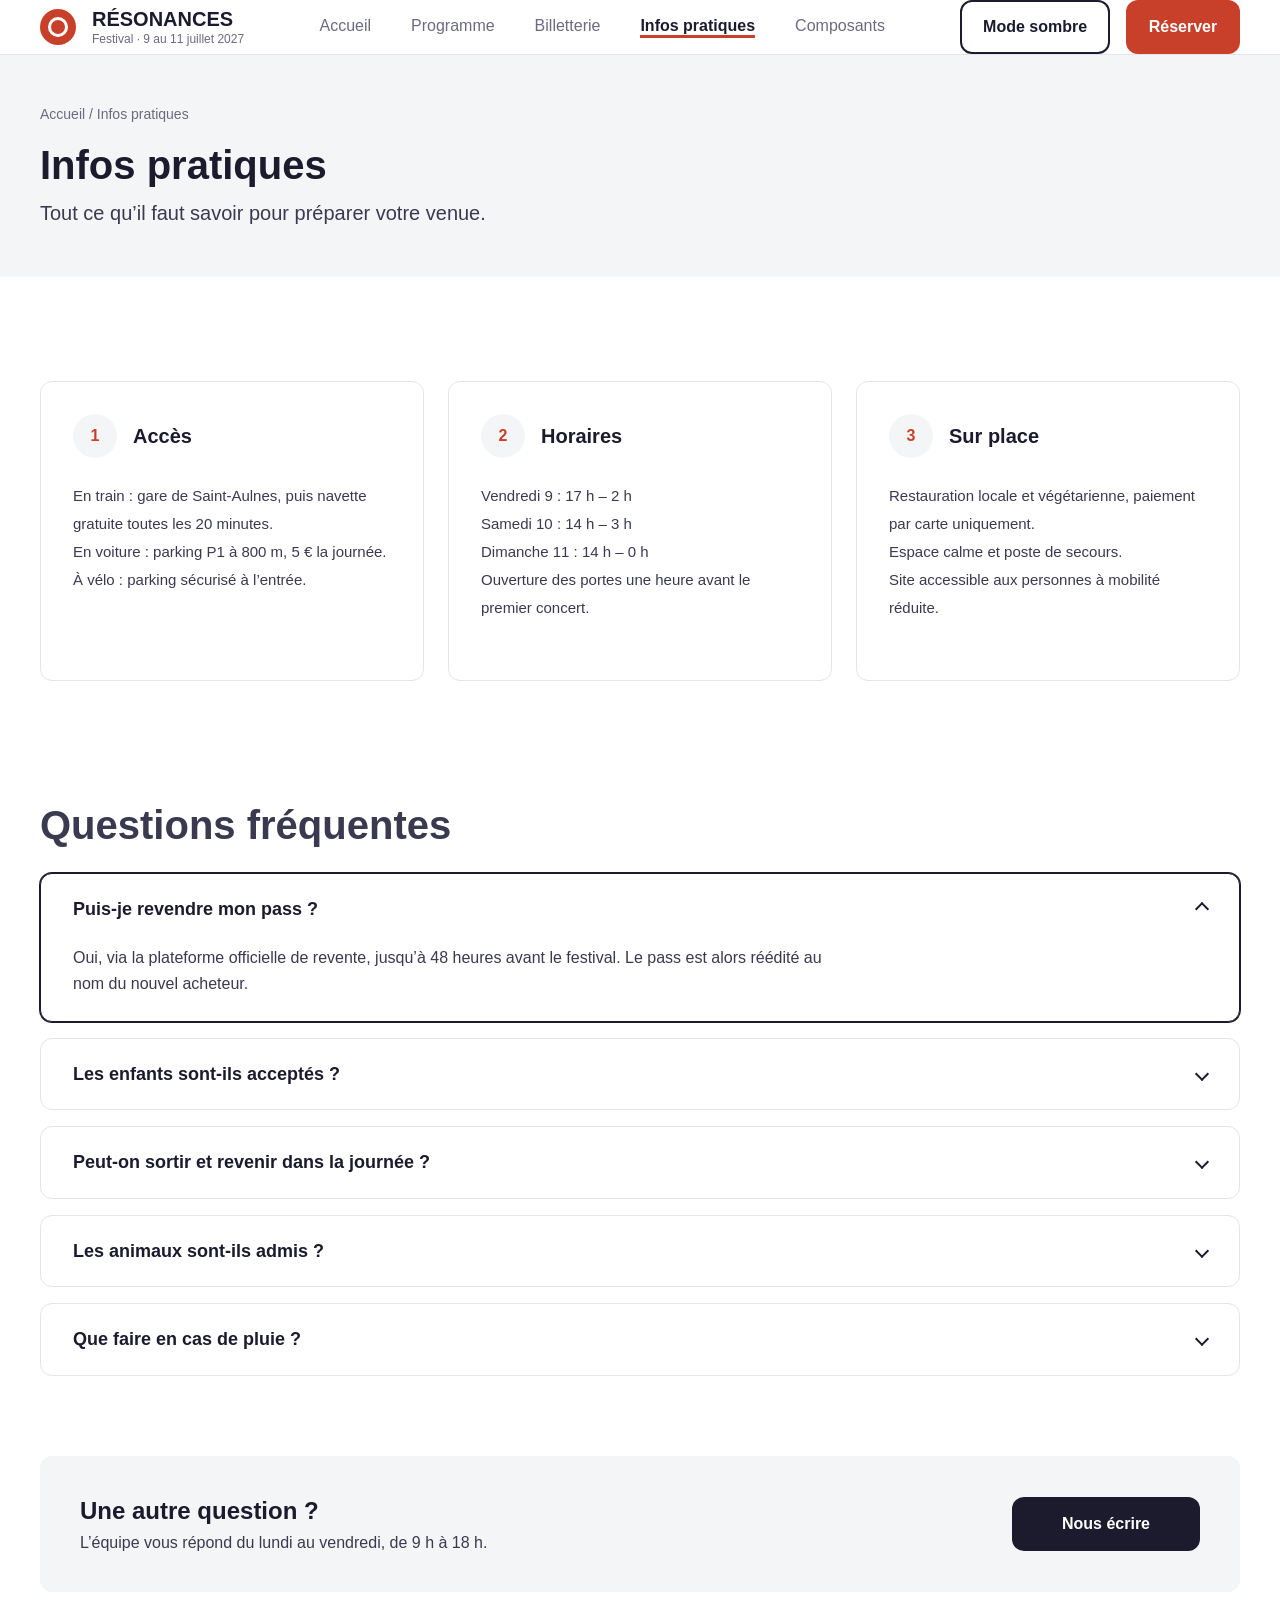
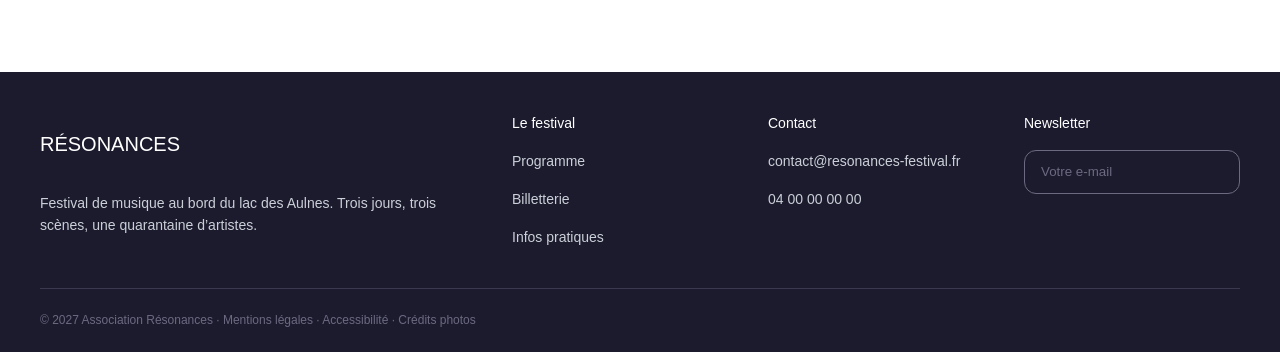
<file: pages/infos.html>
<!DOCTYPE html>
<html lang="fr">

<head>
    <meta charset="UTF-8">
    <meta name="viewport" content="width=device-width, initial-scale=1.0">
    <title>Infos pratiques · Festival Résonances</title>

    <link rel="stylesheet" href="../css/style.css">
</head>

<body>

    <header class="header">
        <div class="ly-container header__inner">
            <a class="header__logo" href="../index.html">
                <span class="header__mark"></span>
                <div>
                    <p class="header__name">RÉSONANCES</p>
                    <p class="header__tagline">Festival · 9 au 11 juillet 2027</p>
                </div>
            </a>
            <nav class="header__nav" aria-label="Navigation principale">
                <a class="header__link" href="../index.html">Accueil</a>
                <a class="header__link" href="programme.html">Programme</a>
                <a class="header__link" href="billeterie.html">Billetterie</a>
                <a class="header__link is-active" href="infos.html" aria-current="page">Infos pratiques</a>
                <a class="header__link" href="composants.html">Composants</a>
            </nav>
            <div class="header__actions">
                <button class="button button--outline" type="button" data-theme-toggle>Mode sombre</button>
                <a class="button button--primary" href="billeterie.html">Réserver</a>
            </div>
        </div>
    </header>

    <main>
        <header class="page-title">
            <div class="ly-container">
                <p class="page-title__breadcrumb">Accueil / Infos pratiques</p>
                <h1 class="page-title__title">Infos pratiques</h1>
                <p class="page-title__lead">Tout ce qu’il faut savoir pour préparer votre venue.</p>
            </div>
        </header>

        <section class="ly-section ly-section--compact" aria-label="Informations pratiques">
            <div class="ly-container">
                <div class="ly-grid">
                    <div class="info-block col-4">
                        <span class="info-block__number">1</span>
                        <h2 class="info-block__title">Accès</h2>
                        <p class="info-block__text">En train : gare de Saint-Aulnes, puis navette gratuite toutes les 20 minutes.<br>
                            En voiture : parking P1 à 800 m, 5 € la journée.<br>
                            À vélo : parking sécurisé à l’entrée.</p>
                    </div>
                    <div class="info-block col-4">
                        <span class="info-block__number">2</span>
                        <h2 class="info-block__title">Horaires</h2>
                        <p class="info-block__text">Vendredi 9 : 17 h – 2 h<br>
                            Samedi 10 : 14 h – 3 h<br>
                            Dimanche 11 : 14 h – 0 h<br>
                            Ouverture des portes une heure avant le premier concert.</p>
                    </div>
                    <div class="info-block col-4">
                        <span class="info-block__number">3</span>
                        <h2 class="info-block__title">Sur place</h2>
                        <p class="info-block__text">Restauration locale et végétarienne, paiement par carte uniquement.<br>
                            Espace calme et poste de secours.<br>
                            Site accessible aux personnes à mobilité réduite.</p>
                    </div>
                </div>
            </div>
        </section>

        <section class="ly-section" aria-labelledby="faq-titre">
            <div class="ly-container">
                <h2 class="ly-section__title" id="faq-titre">Questions fréquentes</h2>
                <div class="faq">
                    <div class="faq__item is-open">
                        <button class="faq__question" type="button" aria-expanded="true" data-faq-toggle>
                            Puis-je revendre mon pass ?
                            <span class="faq__icon" aria-hidden="true"></span>
                        </button>
                        <p class="faq__answer">Oui, via la plateforme officielle de revente, jusqu’à 48 heures avant le festival. Le pass est alors réédité au nom du nouvel acheteur.</p>
                    </div>
                    <div class="faq__item">
                        <button class="faq__question" type="button" aria-expanded="false" data-faq-toggle>
                            Les enfants sont-ils acceptés ?
                            <span class="faq__icon" aria-hidden="true"></span>
                        </button>
                    </div>
                    <div class="faq__item">
                        <button class="faq__question" type="button" aria-expanded="false" data-faq-toggle>
                            Peut-on sortir et revenir dans la journée ?
                            <span class="faq__icon" aria-hidden="true"></span>
                        </button>
                    </div>
                    <div class="faq__item">
                        <button class="faq__question" type="button" aria-expanded="false" data-faq-toggle>
                            Les animaux sont-ils admis ?
                            <span class="faq__icon" aria-hidden="true"></span>
                        </button>
                    </div>
                    <div class="faq__item">
                        <button class="faq__question" type="button" aria-expanded="false" data-faq-toggle>
                            Que faire en cas de pluie ?
                            <span class="faq__icon" aria-hidden="true"></span>
                        </button>
                    </div>
                </div>
            </div>
        </section>

        <section class="ly-section ly-section--last" aria-labelledby="contact-titre">
            <div class="ly-container">
                <div class="contact-band">
                    <div>
                        <h2 class="contact-band__title" id="contact-titre">Une autre question ?</h2>
                        <p class="contact-band__text">L’équipe vous répond du lundi au vendredi, de 9 h à 18 h.</p>
                    </div>
                    <a class="button button--secondary contact-band__action" href="mailto:contact@resonances-festival.fr">Nous écrire</a>
                </div>
            </div>
        </section>
    </main>

    <footer class="footer">
        <div class="ly-container">
            <div class="footer__grid">
                <div class="footer__column">
                    <p class="footer__brand">RÉSONANCES</p>
                    <p>Festival de musique au bord du lac des Aulnes. Trois jours, trois scènes, une quarantaine d’artistes.</p>
                </div>
                <div class="footer__column">
                    <p class="footer__title">Le festival</p>
                    <a class="footer__link" href="programme.html">Programme</a>
                    <a class="footer__link" href="billeterie.html">Billetterie</a>
                    <a class="footer__link" href="infos.html">Infos pratiques</a>
                </div>
                <div class="footer__column">
                    <p class="footer__title">Contact</p>
                    <a class="footer__link" href="mailto:contact@resonances-festival.fr">contact@resonances-festival.fr</a>
                    <p>04 00 00 00 00</p>
                </div>
                <div class="footer__column">
                    <label class="footer__title" for="newsletter-email">Newsletter</label>
                    <input class="footer__input" id="newsletter-email" type="email" placeholder="Votre e-mail">
                </div>
            </div>
            <p class="footer__bottom">© 2027 Association Résonances · Mentions légales · Accessibilité · Crédits photos</p>
        </div>
    </footer>

    <script src="../js/main.js"></script>
</body>

</html>
</file>
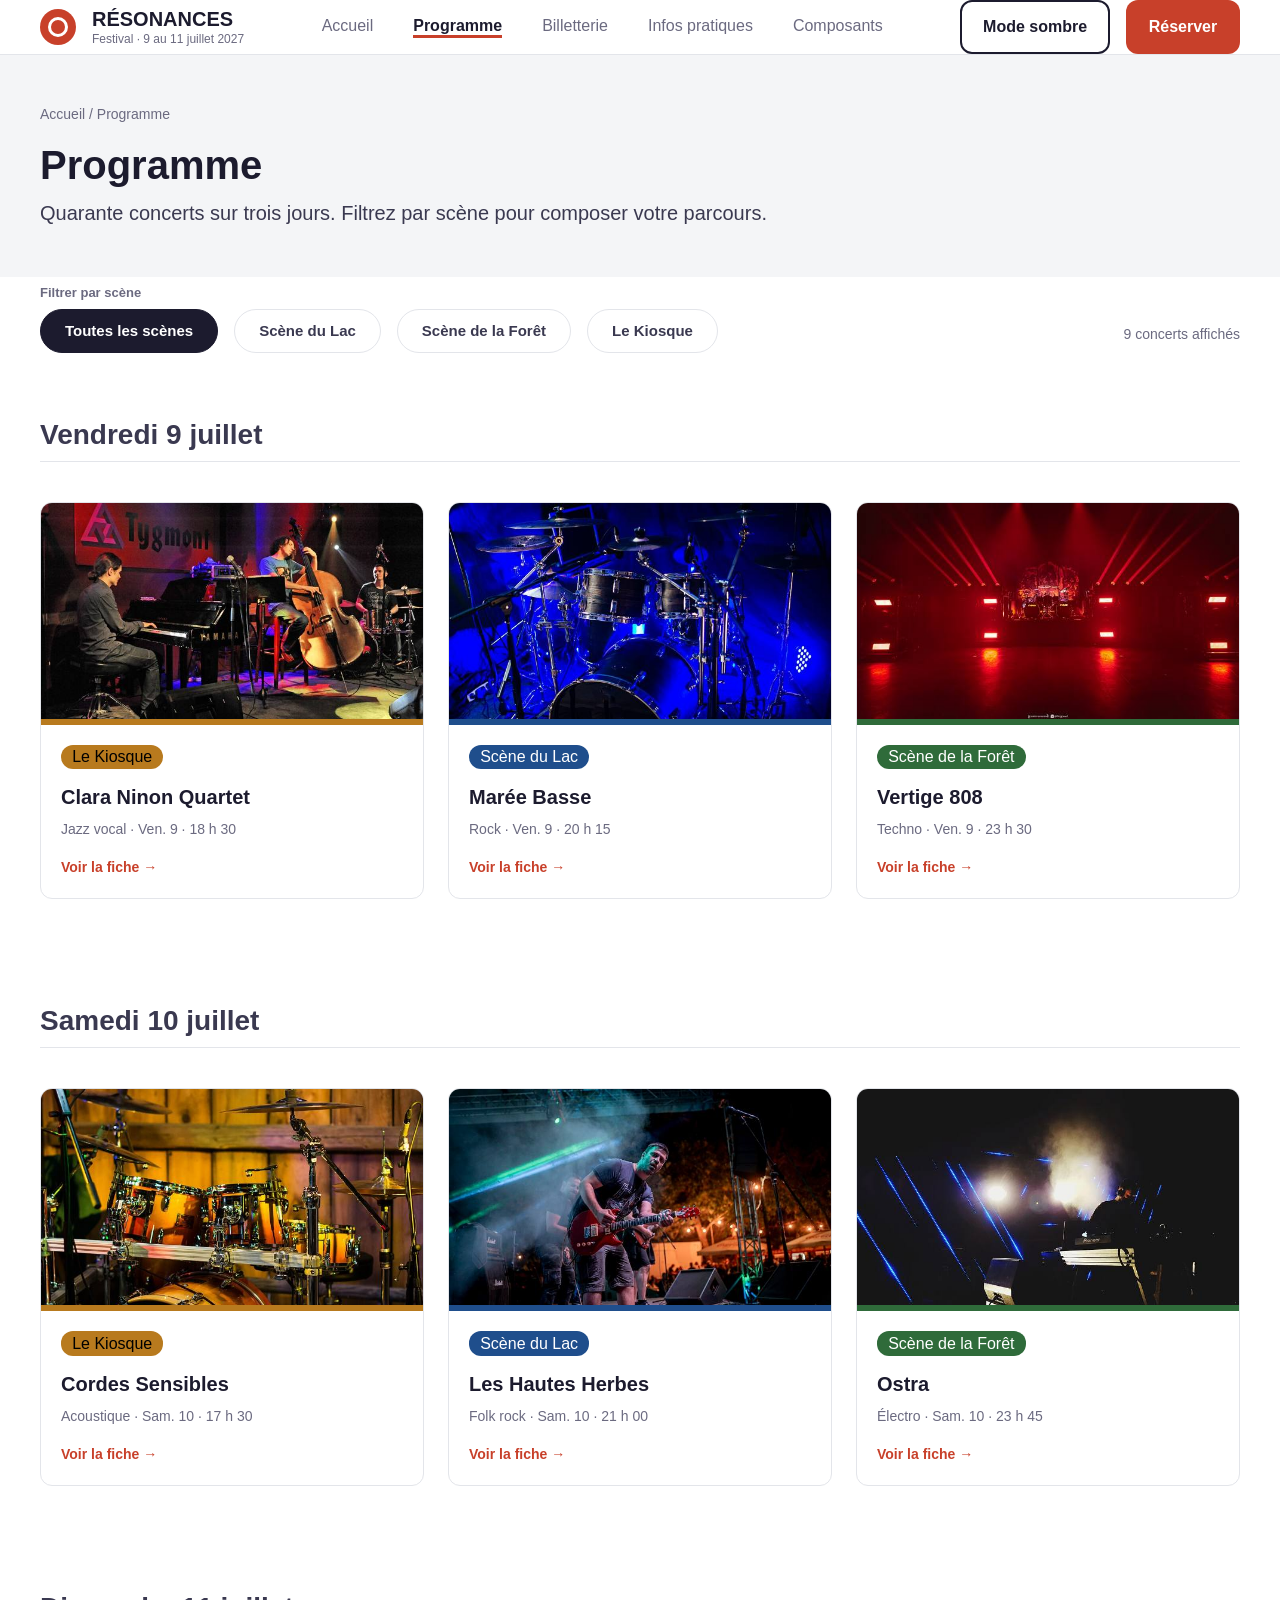
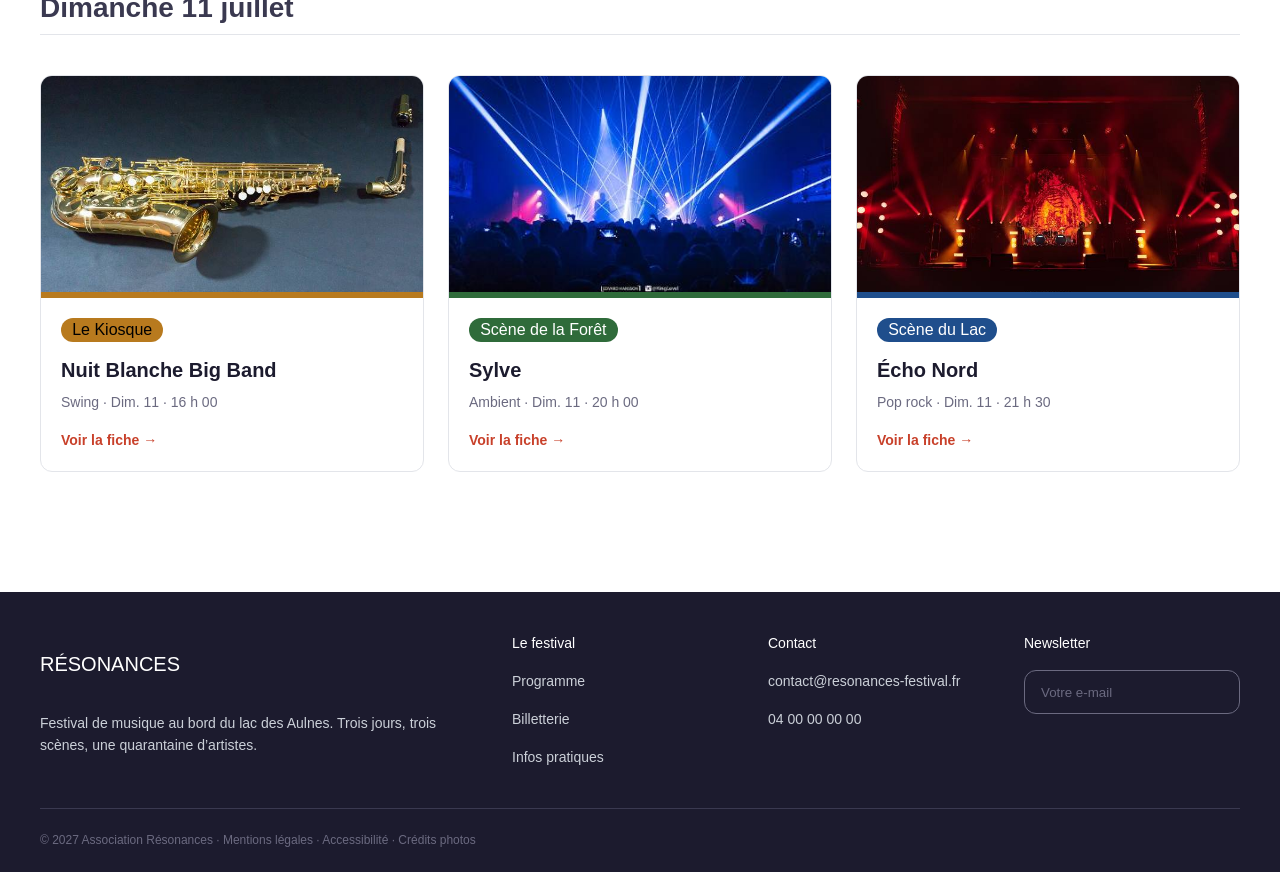
<file: pages/programme.html>
<!DOCTYPE html>
<html lang="fr">

<head>
    <meta charset="UTF-8">
    <meta name="viewport" content="width=device-width, initial-scale=1.0">
    <title>Programme · Festival Résonances</title>

    <link rel="stylesheet" href="../css/style.css">
</head>

<body>

    <header class="header">
        <div class="ly-container header__inner">
            <a class="header__logo" href="../index.html">
                <span class="header__mark"></span>
                <div>
                    <p class="header__name">RÉSONANCES</p>
                    <p class="header__tagline">Festival · 9 au 11 juillet 2027</p>
                </div>
            </a>
            <nav class="header__nav" aria-label="Navigation principale">
                <a class="header__link" href="../index.html">Accueil</a>
                <a class="header__link is-active" href="programme.html" aria-current="page">Programme</a>
                <a class="header__link" href="billeterie.html">Billetterie</a>
                <a class="header__link" href="infos.html">Infos pratiques</a>
                <a class="header__link" href="composants.html">Composants</a>
            </nav>
            <div class="header__actions">
                <button class="button button--outline" type="button" data-theme-toggle>Mode sombre</button>
                <a class="button button--primary" href="billeterie.html">Réserver</a>
            </div>
        </div>
    </header>

    <main>
        <header class="page-title">
            <div class="ly-container">
                <p class="page-title__breadcrumb">Accueil / Programme</p>
                <h1 class="page-title__title">Programme</h1>
                <p class="page-title__lead">Quarante concerts sur trois jours. Filtrez par scène pour composer votre parcours.</p>
            </div>
        </header>

        <div class="ly-container l-toolbar">
            <div>
                <p class="l-toolbar__label" id="filtre-label">Filtrer par scène</p>
                <div class="filter" role="group" aria-labelledby="filtre-label">
                    <button class="filter__button is-active" type="button" data-filter="all">Toutes les scènes</button>
                    <button class="filter__button" type="button" data-filter="lake">Scène du Lac</button>
                    <button class="filter__button" type="button" data-filter="forest">Scène de la Forêt</button>
                    <button class="filter__button" type="button" data-filter="kiosk">Le Kiosque</button>
                </div>
            </div>
            <p class="l-toolbar__count" data-filter-count>12 concerts affichés</p>
        </div>

        <section class="ly-section ly-section--compact" aria-labelledby="vendredi">
            <div class="ly-container">
                <h2 class="ly-section__title ly-section__title--day" id="vendredi">Vendredi 9 juillet</h2>
                <div class="ly-grid">
                    <div class="card theme-kiosk col-4">
                        <img class="card__media" src="../assets/img/clara-ninon-quartet.jpg" alt="Clara Ninon Quartet en concert">
                        <div class="card__body">
                            <span class="badge scene-badge__badge--kiosque">Le Kiosque</span>
                            <h3 class="card__title">Clara Ninon Quartet</h3>
                            <p class="card__meta">Jazz vocal · Ven. 9 · 18 h 30</p>
                            <a class="card__link" href="ficheArtiste.html">Voir la fiche →</a>
                        </div>
                    </div>
                    <div class="card theme-lake col-4">
                        <img class="card__media" src="../assets/img/maree-basse.jpg" alt="Marée Basse en concert">
                        <div class="card__body">
                            <span class="badge scene-badge__badge--lake">Scène du Lac</span>
                            <h3 class="card__title">Marée Basse</h3>
                            <p class="card__meta">Rock · Ven. 9 · 20 h 15</p>
                            <a class="card__link" href="ficheArtiste.html">Voir la fiche →</a>
                        </div>
                    </div>
                    <div class="card theme-forest col-4">
                        <img class="card__media" src="../assets/img/vertige-808.jpg" alt="Vertige 808 en concert">
                        <div class="card__body">
                            <span class="badge scene-badge__badge--forest">Scène de la Forêt</span>
                            <h3 class="card__title">Vertige 808</h3>
                            <p class="card__meta">Techno · Ven. 9 · 23 h 30</p>
                            <a class="card__link" href="ficheArtiste.html">Voir la fiche →</a>
                        </div>
                    </div>
                </div>
            </div>
        </section>

        <section class="ly-section ly-section--compact" aria-labelledby="samedi">
            <div class="ly-container">
                <h2 class="ly-section__title ly-section__title--day" id="samedi">Samedi 10 juillet</h2>
                <div class="ly-grid">
                    <div class="card theme-kiosk col-4">
                        <img class="card__media" src="../assets/img/cordes-sensibles.jpg" alt="Cordes Sensibles en concert">
                        <div class="card__body">
                            <span class="badge scene-badge__badge--kiosque">Le Kiosque</span>
                            <h3 class="card__title">Cordes Sensibles</h3>
                            <p class="card__meta">Acoustique · Sam. 10 · 17 h 30</p>
                            <a class="card__link" href="ficheArtiste.html">Voir la fiche →</a>
                        </div>
                    </div>
                    <div class="card theme-lake col-4">
                        <img class="card__media" src="../assets/img/les-hautes-herbes.jpg" alt="Les Hautes Herbes en concert">
                        <div class="card__body">
                            <span class="badge scene-badge__badge--lake">Scène du Lac</span>
                            <h3 class="card__title">Les Hautes Herbes</h3>
                            <p class="card__meta">Folk rock · Sam. 10 · 21 h 00</p>
                            <a class="card__link" href="ficheArtiste.html">Voir la fiche →</a>
                        </div>
                    </div>
                    <div class="card theme-forest col-4">
                        <img class="card__media" src="../assets/img/ostra.jpg" alt="Ostra en concert">
                        <div class="card__body">
                            <span class="badge scene-badge__badge--forest">Scène de la Forêt</span>
                            <h3 class="card__title">Ostra</h3>
                            <p class="card__meta">Électro · Sam. 10 · 23 h 45</p>
                            <a class="card__link" href="ficheArtiste.html">Voir la fiche →</a>
                        </div>
                    </div>
                </div>
            </div>
        </section>

        <section class="ly-section ly-section--compact ly-section--last" aria-labelledby="dimanche">
            <div class="ly-container">
                <h2 class="ly-section__title ly-section__title--day" id="dimanche">Dimanche 11 juillet</h2>
                <div class="ly-grid">
                    <div class="card theme-kiosk col-4">
                        <img class="card__media" src="../assets/img/nuit-blanche-big-band.jpg" alt="Nuit Blanche Big Band en concert">
                        <div class="card__body">
                            <span class="badge scene-badge__badge--kiosque">Le Kiosque</span>
                            <h3 class="card__title">Nuit Blanche Big Band</h3>
                            <p class="card__meta">Swing · Dim. 11 · 16 h 00</p>
                            <a class="card__link" href="ficheArtiste.html">Voir la fiche →</a>
                        </div>
                    </div>
                    <div class="card theme-forest col-4">
                        <img class="card__media" src="../assets/img/sylve.jpg" alt="Sylve en concert">
                        <div class="card__body">
                            <span class="badge scene-badge__badge--forest">Scène de la Forêt</span>
                            <h3 class="card__title">Sylve</h3>
                            <p class="card__meta">Ambient · Dim. 11 · 20 h 00</p>
                            <a class="card__link" href="ficheArtiste.html">Voir la fiche →</a>
                        </div>
                    </div>
                    <div class="card theme-lake col-4">
                        <img class="card__media" src="../assets/img/echo-nord.jpg" alt="Écho Nord en concert">
                        <div class="card__body">
                            <span class="badge scene-badge__badge--lake">Scène du Lac</span>
                            <h3 class="card__title">Écho Nord</h3>
                            <p class="card__meta">Pop rock · Dim. 11 · 21 h 30</p>
                            <a class="card__link" href="ficheArtiste.html">Voir la fiche →</a>
                        </div>
                    </div>
                </div>
            </div>
        </section>
    </main>

    <footer class="footer">
        <div class="ly-container">
            <div class="footer__grid">
                <div class="footer__column">
                    <p class="footer__brand">RÉSONANCES</p>
                    <p>Festival de musique au bord du lac des Aulnes. Trois jours, trois scènes, une quarantaine d’artistes.</p>
                </div>
                <div class="footer__column">
                    <p class="footer__title">Le festival</p>
                    <a class="footer__link" href="programme.html">Programme</a>
                    <a class="footer__link" href="billeterie.html">Billetterie</a>
                    <a class="footer__link" href="infos.html">Infos pratiques</a>
                </div>
                <div class="footer__column">
                    <p class="footer__title">Contact</p>
                    <a class="footer__link" href="mailto:contact@resonances-festival.fr">contact@resonances-festival.fr</a>
                    <p>04 00 00 00 00</p>
                </div>
                <div class="footer__column">
                    <label class="footer__title" for="newsletter-email">Newsletter</label>
                    <input class="footer__input" id="newsletter-email" type="email" placeholder="Votre e-mail">
                </div>
            </div>
            <p class="footer__bottom">© 2027 Association Résonances · Mentions légales · Accessibilité · Crédits photos</p>
        </div>
    </footer>

    <script src="../js/main.js"></script>
</body>

</html>
</file>
<file: css/style.css>
@charset "UTF-8";
*,
*::before,
*::after {
  box-sizing: border-box;
  margin: 0;
  padding: 0;
}

body {
  font-family: "Inter", sans-serif;
}

.col-1 {
  grid-column: span 1;
}

.col-2 {
  grid-column: span 2;
}

.col-3 {
  grid-column: span 3;
}

.col-4 {
  grid-column: span 4;
}

.col-5 {
  grid-column: span 5;
}

.col-6 {
  grid-column: span 6;
}

.col-7 {
  grid-column: span 7;
}

.col-8 {
  grid-column: span 8;
}

.col-9 {
  grid-column: span 9;
}

.col-10 {
  grid-column: span 10;
}

.col-11 {
  grid-column: span 11;
}

.col-12 {
  grid-column: span 12;
}

:root {
  --color-main-text: #1c1b2e;
  --color-text-primary: #3a3950;
  --color-text-secondary: #6b6a80;
  --color-bg: #ffffff;
  --color-alt-bg: #f4f5f7;
  --color-border: #e3e5ea;
  --color-border-form: #cbd0d8;
  --color-main: #c8402a;
  --color-main-hover: #a3311f;
  --color-error: #b3261e;
  --color-lac: #1f4e8c;
  --color-foret: #2f6b3a;
  --color-kiosque: #b87a1e;
  --color-text-disabled: #9a9da8;
  --color-focus-ring: #f2b8ac;
  --color-success: #2f6b3a;
  --space-8px: 8px;
  --space-16px: 16px;
  --space-24px: 24px;
  --space-40px: 40px;
  --space-64px: 64px;
  --space-20px: 20px;
  --space-32px: 32px;
  --space-48px: 48px;
  --space-80px: 80px;
  --size-title-main: 56px;
  --weight-title-main: 800;
  --lh-title-main: 64px;
  --size-title-section: 40px;
  --weight-title-section: 700;
  --lh-title-section: 48px;
  --size-sub-title: 28px;
  --weight-sub-title: 700;
  --lh-sub-title: 36px;
  --size-text-intro: 20px;
  --weight-text-intro: 400;
  --lh-text-intro: 32px;
  --size-text: 16px;
  --weight-text: 400;
  --lh-text: 26px;
  --size-little-text: 14px;
  --weight-little-text: 400;
  --lh-little-text: 22px;
  --size-large: 18px;
  --size-title-xl: 24px;
  --size-label: 15px;
  --lh-label: 18px;
  --lh-info: 28px;
  --size-caption: 13px;
  --lh-caption: 16px;
}

.section__title {
  color: #3a3950;
  font-size: 40px;
  font-weight: 700;
  line-height: 48px;
  margin: 16px auto;
}
.section__text {
  color: #6b6a80;
  font-size: 16px;
  font-weight: 400;
  line-height: 26px;
  margin: 16px auto;
  display: flex;
  flex-direction: column;
  gap: 16px;
}
.section__text::before {
  content: "";
  width: 100vw;
  height: 2px;
  background-color: #c8402a;
}

.label {
  color: #1c1b2e;
  font-size: 16px;
  font-weight: 700;
  line-height: 26px;
  align-self: center;
}

.color__circle {
  color: #6b6a80;
  font-size: 14px;
  font-weight: 400;
  display: flex;
  flex-direction: column;
  gap: 8px;
  width: 125px;
}
.color__circle::before {
  content: " ";
  height: 60px;
  width: 60px;
  border-radius: 999px;
}
.color__circle--text::before {
  background-color: #1c1b2e;
}
.color__circle--text-body::before {
  background-color: #3a3950;
}
.color__circle--text-muted::before {
  background-color: #6b6a80;
}
.color__circle--background-alt::before {
  background-color: #f4f5f7;
}
.color__circle--border::before {
  background-color: #e3e5ea;
}
.color__circle--border-field::before {
  background-color: #cbd0d8;
}
.color__circle--primary::before {
  background-color: #c8402a;
}
.color__circle--primary-hover::before {
  background-color: #a3311f;
}
.color__circle--accent::before {
  background-color: #f4c95d;
}
.color__circle--error::before {
  background-color: #b3261e;
}

.scene__card {
  height: 70px;
  width: 200px;
  border-radius: 12px;
  font-size: 16px;
  font-weight: 700;
  display: flex;
  flex-direction: column;
  align-items: center;
  justify-content: center;
}
.scene__card--lake {
  background-color: #1f4e8c;
  color: #f4f5f7;
}
.scene__card--forest {
  background-color: #2f6b3a;
  color: #f4f5f7;
}
.scene__card--kiosk {
  background-color: #b87a1e;
  color: #1c1b2e;
}

.typo {
  align-items: end;
}
.typo__type {
  color: #1c1b2e;
}
.typo__type--display {
  font-size: 56px;
  font-weight: 800;
  line-height: 64px;
}
.typo__type--heading {
  font-size: 40px;
  font-weight: 700;
  line-height: 48px;
}
.typo__type--subheading {
  font-size: 28px;
  font-weight: 700;
  line-height: 36px;
}
.typo__type--lead {
  font-size: 20px;
  font-weight: 400;
  line-height: 32px;
}
.typo__type--body {
  font-size: 16px;
  font-weight: 400;
  line-height: 26px;
}
.typo__type--small {
  font-size: 14px;
  font-weight: 400;
  line-height: 22px;
}

.space {
  align-items: end;
}
.space__size {
  color: #6b6a80;
  font-size: 14px;
  font-weight: 400;
  display: flex;
  align-items: flex-end;
  gap: 8px;
}
.space__size::before {
  content: " ";
  background-color: #c8402a;
}
.space__size--xs::before {
  width: 8px;
  height: 8px;
}
.space__size--sm::before {
  width: 16px;
  height: 16px;
}
.space__size--md::before {
  width: 24px;
  height: 24px;
}
.space__size--lg::before {
  width: 40px;
  height: 40px;
}
.space__size--xl::before {
  width: 64px;
  height: 64px;
}

.button {
  padding: 0.75em 1.3em;
  font-size: 16px;
  font-weight: 400;
  line-height: 26px;
  border-radius: 12px;
}

.base-btn__button--main {
  background-color: #c8402a;
  color: #f4f5f7;
  border: none;
}

.color-btn__button--primary {
  background-color: #c8402a;
  color: #f4f5f7;
  border: none;
}
.color-btn__button--secondary {
  background-color: #1c1b2e;
  color: #f4f5f7;
  border: none;
}
.color-btn__button--border {
  background-color: #ffffff;
  color: #1c1b2e;
  border: 2px solid #1c1b2e;
}
.color-btn__button--clear {
  background-color: #ffffff;
  color: #1c1b2e;
  border: none;
  width: 100%;
}
.color-btn__bg {
  background-color: #1c1b2e;
  padding: 20px 30px;
  border-radius: 12px;
}

.size-btn__button--small {
  font-size: 14px;
  background-color: #c8402a;
  color: #f4f5f7;
  border: none;
}
.size-btn__button--medium {
  background-color: #c8402a;
  color: #f4f5f7;
  border: none;
}
.size-btn__button--large {
  font-size: 28px;
  background-color: #c8402a;
  color: #f4f5f7;
  border: none;
}

.icon__button--plus {
  background-color: #c8402a;
  color: #f4f5f7;
  border: none;
}
.icon__button--reserved {
  background-color: #1c1b2e;
  color: #f4f5f7;
  border: none;
}
.icon__button--like {
  background-color: #ffffff;
  color: #1c1b2e;
  border: 2px solid #1c1b2e;
}
.icon__button--more {
  background-color: #ffffff;
  color: #1c1b2e;
  border: 2px solid #1c1b2e;
}
.icon__text--plus::before {
  content: "+";
  margin-right: 8px;
}
.icon__text--reserved::before {
  content: "🎟️";
  margin-right: 8px;
}
.icon__text--more::before {
  content: "←";
  margin-right: 8px;
}

.combi-state__button--combo {
  font-size: 28px;
  background-color: #1c1b2e;
  color: #f4f5f7;
  border: none;
}
.combi-state__button--hover {
  background-color: rgb(61.9024469292%, 19.8087830173%, 12.9995138551%);
  color: #f4f5f7;
  border: none;
}
.combi-state__button--focus {
  background-color: #c8402a;
  color: #f4f5f7;
  border: none;
  outline: 0.2em solid rgb(90.4375303841%, 59.4733430562%, 54.4644304003%);
  outline-offset: 0.2em;
}
.combi-state__button--off {
  background-color: #c8402a;
  color: #f4f5f7;
  border: none;
  opacity: 50%;
}
.combi-state__button--load {
  background-color: #c8402a;
  color: #f4f5f7;
  border: none;
}

.badge {
  padding: 0.2em 0.7em;
  border-radius: 12px;
  align-content: center;
  text-align: center;
}

.base-badge__badge--main {
  background-color: #f4f5f7;
}

.scene-badge__badge--lake {
  background-color: #1f4e8c;
  color: #ffffff;
}
.scene-badge__badge--forest {
  background-color: #2f6b3a;
  color: #ffffff;
}
.scene-badge__badge--kiosque {
  background-color: #b87a1e;
}

.statut__badge--new {
  background-color: rgb(188, 237, 188);
  color: rgb(0, 97, 0);
}
.statut__badge--last {
  background-color: lightyellow;
  color: rgb(165, 110, 42);
}
.statut__badge--complet {
  background-color: rgb(250, 184, 184);
  color: rgb(248, 32, 32);
}

.size-badge__badge--small {
  font-size: 14px;
  background-color: #1f4e8c;
  color: #ffffff;
}
.size-badge__badge--large {
  font-size: 20px;
  background-color: #1f4e8c;
  color: #ffffff;
}

.style__badge--radius {
  background-color: #2f6b3a;
  color: #ffffff;
}
.style__badge--border {
  background-color: #ffffff;
  border: 2px solid #2f6b3a;
  color: #2f6b3a;
}
.style__badge--angle {
  background-color: #b87a1e;
  border-radius: 0px;
}

.ly-grid {
  margin: 40px auto;
  width: 100%;
  display: grid;
  grid-template-columns: repeat(12, 1fr);
  gap: 24px;
}

.header {
  border-bottom: 1px solid #e3e5ea;
  background-color: #ffffff;
}
.header__inner {
  display: flex;
  flex-wrap: wrap;
  align-items: center;
  justify-content: space-between;
  gap: 16px 40px;
}
.header__logo {
  display: flex;
  align-items: center;
  gap: 16px;
  text-decoration: none;
}
.header__mark {
  position: relative;
  width: 36px;
  height: 36px;
  border-radius: 999px;
  background-color: #c8402a;
}
.header__mark::after {
  content: "";
  position: absolute;
  inset: 0;
  width: 20px;
  height: 20px;
  margin: auto;
  border: 3px solid #ffffff;
  border-radius: 999px;
}
.header__name {
  font-size: 20px;
  font-weight: 700;
  line-height: 1.25;
  color: #1c1b2e;
}
.header__tagline {
  font-size: 12px;
  line-height: 1.25;
  color: #6b6a80;
}
.header__nav {
  display: flex;
  flex-wrap: wrap;
  gap: 8px 40px;
}
.header__link {
  color: #6b6a80;
  text-decoration: none;
}
.header__link:hover, .header__link.is-active {
  color: #1c1b2e;
}
.header__link.is-active {
  font-weight: 700;
  border-bottom: 3px solid #c8402a;
}
.header__actions {
  display: flex;
  gap: 16px;
}

.ly-section {
  padding-top: 80px;
}
.ly-section--compact {
  padding-top: 64px;
}
.ly-section--last {
  padding-bottom: 80px;
}
.ly-section__head {
  display: flex;
  align-items: center;
  justify-content: space-between;
  gap: 8px 24px;
  margin-bottom: 24px;
}
.ly-section__title {
  color: #3a3950;
  font-size: 40px;
  font-weight: 700;
  line-height: 48px;
  margin-bottom: 24px;
}
.ly-section__head .ly-section__title {
  margin-bottom: 0;
}
.ly-section__title--sub {
  font-size: 28px;
  line-height: 36px;
}
.ly-section__title--day {
  padding-bottom: 8px;
  border-bottom: 1px solid #e3e5ea;
  font-size: 28px;
  line-height: 36px;
}
.ly-section__link {
  font-weight: 700;
  color: #c8402a;
  text-decoration: none;
}
.ly-section__link:hover {
  text-decoration: underline;
}

.l-toolbar {
  display: flex;
  align-items: flex-end;
  justify-content: space-between;
  gap: 16px 24px;
  padding-top: 8px;
}
.l-toolbar__label {
  margin-bottom: 8px;
  font-size: 13px;
  font-weight: 700;
  line-height: 1.23;
  color: #6b6a80;
}
.l-toolbar__count {
  margin-bottom: 8px;
  font-size: 14px;
  line-height: 22px;
  color: #6b6a80;
}

.footer {
  padding-top: 40px;
  padding-bottom: 24px;
  font-size: 14px;
  line-height: 22px;
  color: #cbd0d8;
  background-color: #1c1b2e;
}
.footer__grid {
  display: grid;
  gap: 40px;
  grid-template-columns: 2fr 1fr 1fr 1fr;
}
.footer__column {
  display: flex;
  flex-direction: column;
  gap: 16px;
}
.footer__brand {
  font-size: 20px;
  font-weight: 400;
  line-height: 64px;
  color: #ffffff;
}
.footer__title {
  font-weight: 400;
  color: #ffffff;
}
.footer__link {
  color: inherit;
  text-decoration: none;
}
.footer__link:hover {
  text-decoration: underline;
}
.footer__input {
  min-height: 44px;
  padding: 0 16px;
  border: 1px solid #6b6a80;
  border-radius: 12px;
  color: #ffffff;
  background-color: #1c1b2e;
}
.footer__input::placeholder {
  color: #6b6a80;
}
.footer__bottom {
  margin-top: 40px;
  padding-top: 24px;
  border-top: 1px solid #3a3950;
  font-size: 12px;
  line-height: 1.25;
  color: #6b6a80;
}

.hero {
  position: relative;
  display: flex;
  align-items: center;
  min-height: 560px;
  padding: 64px 0 40px;
  color: #ffffff;
  background-color: #1c1b2e;
}
.hero__media {
  position: absolute;
  inset: 0;
  width: 100%;
  height: 100%;
  object-fit: cover;
}
.hero::after {
  content: "";
  position: absolute;
  inset: 0;
  background-color: rgba(28, 27, 46, 0.6196078431);
}
.hero__content {
  position: relative;
  z-index: 1;
}
.hero__eyebrow {
  margin-bottom: 16px;
  font-size: 14px;
  font-weight: 700;
  line-height: 22px;
  text-transform: uppercase;
  color: #f4c95d;
}
.hero__title {
  max-width: 720px;
  color: #ffffff;
}
.hero__text {
  max-width: 500px;
  margin-top: 24px;
  font-size: 20px;
  line-height: 32px;
}
.hero__actions {
  display: flex;
  gap: 16px;
  margin-top: 24px;
}

.theme-lake {
  --scene-color: #1f4e8c;
  --scene-contrast: #ffffff;
}

.theme-forest {
  --scene-color: #2f6b3a;
  --scene-contrast: #ffffff;
}

.theme-kiosk {
  --scene-color: #b87a1e;
  --scene-contrast: #1c1b2e;
}

.ly-container {
  width: 100%;
  max-width: 1248px;
  margin-left: auto;
  margin-right: auto;
  padding-left: 24px;
  padding-right: 24px;
}

.scene-banner {
  display: flex;
  flex-direction: column;
  justify-content: flex-end;
  min-height: 220px;
  gap: 8px;
  padding: 24px;
  border-radius: 12px;
  color: var(--scene-contrast, #ffffff);
  background-color: var(--scene-color, #1c1b2e);
}
.scene-banner__title {
  font-size: 28px;
  font-weight: 700;
  line-height: 1.28;
  color: inherit;
}
.scene-banner__link {
  margin-top: 16px;
  font-size: 14px;
  font-weight: 700;
  line-height: 64px;
  color: inherit;
  text-decoration: none;
}
.scene-banner__link:hover {
  text-decoration: underline;
}

.button--primary, .button--secondary, .button--outline, .button--ghost-light, .button--scene {
  display: inline-block;
  border: 2px solid transparent;
  font-weight: 700;
  text-align: center;
  text-decoration: none;
  cursor: pointer;
}
.button--primary:focus-visible, .button--secondary:focus-visible, .button--outline:focus-visible, .button--ghost-light:focus-visible, .button--scene:focus-visible {
  outline: none;
  box-shadow: 0 0 0 3px #f2b8ac;
}
.button--primary {
  color: #ffffff;
  background-color: #c8402a;
}
.button--primary:hover {
  background-color: #a3311f;
}
.button--secondary {
  color: #ffffff;
  background-color: #1c1b2e;
}
.button--secondary:hover {
  background-color: #3a3950;
}
.button--outline {
  border-color: #1c1b2e;
  color: #1c1b2e;
  background-color: transparent;
}
.button--outline:hover {
  background-color: #f4f5f7;
}
.button--ghost-light {
  border-color: #ffffff;
  color: #ffffff;
  background-color: transparent;
}
.button--ghost-light:hover {
  color: #1c1b2e;
  background-color: #ffffff;
}
.button--scene {
  color: var(--scene-contrast, #ffffff);
  background-color: var(--scene-color, #c8402a);
}
.button--scene:hover {
  opacity: 0.9;
}

.badge--inverse {
  font-size: 14px;
  font-weight: 700;
  color: var(--scene-color, #1c1b2e);
  background-color: #ffffff;
}

.card {
  display: flex;
  flex-direction: column;
  overflow: hidden;
  border: 1px solid #e3e5ea;
  border-radius: 12px;
  background-color: #ffffff;
}
.card__media {
  width: 100%;
  height: 216px;
  object-fit: cover;
}
.card__body {
  display: flex;
  flex-direction: column;
  flex-grow: 1;
  align-items: flex-start;
  gap: 8px;
  padding: 20px;
  border-top: 6px solid var(--scene-color, #e3e5ea);
}
.card__title {
  margin-top: 8px;
  font-size: 20px;
  font-weight: 700;
  line-height: 1.25;
  color: #1c1b2e;
}
.card__meta {
  font-size: 14px;
  line-height: 22px;
  color: #6b6a80;
}
.card__link {
  margin-top: 8px;
  font-size: 14px;
  font-weight: 700;
  line-height: 22px;
  color: #c8402a;
  text-decoration: none;
}
.card__link:hover {
  text-decoration: underline;
}
.card--headliner .card__media {
  height: 300px;
}
.card--headliner .card__title {
  font-size: 28px;
  text-transform: uppercase;
}

.page-title {
  padding: 48px 0;
  background-color: #f4f5f7;
}
.page-title__breadcrumb {
  font-size: 14px;
  line-height: 22px;
  color: #6b6a80;
}
.page-title__title {
  margin-top: 16px;
  font-size: 40px;
  font-weight: 700;
  line-height: 48px;
  color: #1c1b2e;
}
.page-title__lead {
  margin-top: 8px;
  font-size: 20px;
  line-height: 32px;
  color: #3a3950;
}

.artist-header {
  padding: 48px 0 64px;
  color: var(--scene-contrast, #ffffff);
  background-color: var(--scene-color, #1c1b2e);
}
.artist-header__inner {
  display: flex;
  flex-direction: column;
  align-items: flex-start;
}
.artist-header__breadcrumb {
  margin-bottom: 24px;
  font-size: 14px;
  line-height: 22px;
}
.artist-header__title {
  margin-top: 8px;
  font-size: 56px;
  font-weight: 800;
  line-height: 64px;
  text-transform: uppercase;
  color: inherit;
}
.artist-header__meta {
  margin-top: 16px;
  font-size: 20px;
  line-height: 32px;
}

.artist {
  display: grid;
  grid-template-columns: 560px 1fr;
  gap: 64px;
  align-items: start;
}
.artist__media {
  display: block;
  width: 100%;
  height: 420px;
  border-radius: 12px;
  object-fit: cover;
}
.artist__heading {
  font-size: 28px;
  font-weight: 700;
  line-height: 36px;
  color: #1c1b2e;
}
.artist__text {
  max-width: 440px;
  margin-top: 16px;
  font-size: 16px;
  line-height: 26px;
  color: #3a3950;
}
.artist__infos {
  display: flex;
  flex-direction: column;
  gap: 8px;
  margin-top: 40px;
  padding: 24px;
  border-radius: 12px;
  background-color: #f4f5f7;
}
.artist__row {
  display: grid;
  grid-template-columns: 112px 1fr;
  align-items: center;
}
.artist__label {
  font-size: 14px;
  font-weight: 700;
  line-height: 22px;
  color: #6b6a80;
}
.artist__value {
  margin: 0;
  color: #1c1b2e;
}
.artist__actions {
  display: flex;
  gap: 16px;
  margin-top: 24px;
}

.pass {
  position: relative;
  display: flex;
  flex-direction: column;
  gap: 16px;
  padding: 32px;
  border: 1px solid #e3e5ea;
  border-radius: 12px;
  background-color: #ffffff;
}
.pass__ribbon {
  position: absolute;
  top: -16px;
  left: 24px;
  display: flex;
  align-items: center;
  height: 32px;
  padding: 0 24px;
  border-radius: 999px;
  font-size: 13px;
  font-weight: 700;
  line-height: 1;
  color: #1c1b2e;
  background-color: #f4c95d;
}
.pass__title {
  font-size: 20px;
  font-weight: 700;
  line-height: 1.25;
  color: #1c1b2e;
}
.pass__price {
  font-size: 40px;
  font-weight: 700;
  line-height: 48px;
  color: #c8402a;
}
.pass__text {
  font-size: 14px;
  line-height: 22px;
  color: #6b6a80;
}
.pass__features {
  display: flex;
  flex-direction: column;
  flex-grow: 1;
  gap: 16px;
  padding-top: 24px;
  border-top: 1px solid #e3e5ea;
  list-style: none;
}
.pass__feature {
  font-size: 15px;
  line-height: 18px;
  color: #3a3950;
}
.pass__feature::before {
  content: "✓";
  margin-right: 8px;
  font-weight: 700;
  color: #2f6b3a;
}
.pass__action {
  margin-top: 16px;
}
.pass--featured {
  border-color: #1c1b2e;
  background-color: #1c1b2e;
}
.pass--featured .pass__title {
  color: #ffffff;
}
.pass--featured .pass__price {
  color: #f4c95d;
}
.pass--featured .pass__text {
  color: #cbd0d8;
}
.pass--featured .pass__features {
  border-top-color: #3a3950;
}
.pass--featured .pass__feature {
  color: #ffffff;
}
.pass--featured .pass__feature::before {
  color: #f4c95d;
}

.booking-form {
  padding: 48px;
  border: 1px solid #e3e5ea;
  border-radius: 12px;
  background-color: #ffffff;
}
.booking-form__title {
  font-size: 28px;
  font-weight: 700;
  line-height: 36px;
  color: #1c1b2e;
}
.booking-form__hint {
  margin-top: 8px;
  font-size: 14px;
  line-height: 22px;
  color: #6b6a80;
}
.booking-form__grid {
  display: grid;
  grid-template-columns: 1fr 1fr;
  gap: 24px;
  align-items: start;
  margin-top: 24px;
}
.booking-form__terms {
  margin-top: 40px;
}
.booking-form__footer {
  display: flex;
  align-items: center;
  justify-content: space-between;
  margin-top: 48px;
}
.booking-form__total {
  font-size: 20px;
  font-weight: 700;
  line-height: 1.25;
  color: #1c1b2e;
}

.field {
  display: flex;
  flex-direction: column;
  gap: 8px;
  min-width: 200px;
}
.field__label {
  font-size: 14px;
  font-weight: 700;
  line-height: 22px;
  color: #1c1b2e;
}
.field__input, .field__select {
  min-height: 48px;
  padding: 0 16px;
  border: 1px solid #cbd0d8;
  border-radius: 6px;
  font: inherit;
  color: #1c1b2e;
  background-color: #ffffff;
}
.field__input:focus, .field__input.is-focused, .field__select:focus, .field__select.is-focused {
  outline: none;
  border-color: #c8402a;
  box-shadow: 0 0 0 1px #c8402a, 0 0 0 4px #f2b8ac;
}
.field__input.is-error, .field__select.is-error {
  border-color: #b3261e;
  box-shadow: 0 0 0 1px #b3261e;
}
.field__input:disabled, .field__select:disabled {
  color: #9a9da8;
  background-color: #f4f5f7;
  cursor: not-allowed;
}
.field__message {
  font-size: 13px;
  line-height: 16px;
  color: #6b6a80;
}
.field__message--error {
  color: #b3261e;
}

.checkbox {
  display: inline-flex;
  align-items: center;
  gap: 16px;
  cursor: pointer;
}
.checkbox__input {
  width: 22px;
  height: 22px;
  margin: 0;
  accent-color: #c8402a;
  cursor: pointer;
}
.checkbox__label {
  font-size: 15px;
  line-height: 18px;
  color: #3a3950;
}

.info-block {
  display: grid;
  grid-template-columns: 44px 1fr;
  gap: 24px 16px;
  align-content: start;
  align-items: center;
  min-height: 300px;
  padding: 32px;
  border: 1px solid #e3e5ea;
  border-radius: 12px;
  background-color: #ffffff;
}
.info-block__number {
  display: flex;
  align-items: center;
  justify-content: center;
  width: 44px;
  height: 44px;
  border-radius: 999px;
  font-size: 16px;
  font-weight: 700;
  color: #c8402a;
  background-color: #f4f5f7;
}
.info-block__title {
  font-size: 20px;
  font-weight: 700;
  line-height: 1.25;
  color: #1c1b2e;
}
.info-block__text {
  grid-column: 1/-1;
  font-size: 15px;
  line-height: 28px;
  color: #3a3950;
}

.faq {
  display: flex;
  flex-direction: column;
  gap: 16px;
  width: 100%;
}
.faq__item {
  border: 1px solid #e3e5ea;
  border-radius: 12px;
  background-color: #ffffff;
}
.faq__item.is-open {
  border-color: #1c1b2e;
  box-shadow: 0 0 0 1px #1c1b2e;
}
.faq__question {
  display: flex;
  align-items: center;
  justify-content: space-between;
  gap: 16px;
  width: 100%;
  padding: 24px 32px;
  border: 0;
  font-family: inherit;
  font-size: 18px;
  font-weight: 700;
  line-height: 1.25;
  text-align: left;
  color: #1c1b2e;
  background-color: transparent;
  cursor: pointer;
}
.faq__icon {
  flex-shrink: 0;
  width: 10px;
  height: 10px;
  border-right: 2px solid #1c1b2e;
  border-bottom: 2px solid #1c1b2e;
  transform: rotate(45deg);
}
.faq__answer {
  display: none;
  max-width: 844px;
  padding: 0 32px 24px;
  font-size: 16px;
  line-height: 26px;
  color: #3a3950;
}
.faq__item.is-open .faq__icon {
  transform: rotate(-135deg);
}
.faq__item.is-open .faq__answer {
  display: block;
}

.contact-band {
  display: flex;
  align-items: center;
  justify-content: space-between;
  gap: 24px;
  padding: 40px;
  border-radius: 12px;
  background-color: #f4f5f7;
}
.contact-band__title {
  font-size: 24px;
  font-weight: 700;
  line-height: 1.25;
  color: #1c1b2e;
}
.contact-band__text {
  margin-top: 8px;
  color: #3a3950;
}
.contact-band__action {
  min-width: 188px;
}

.intro {
  display: grid;
  gap: 40px;
  align-items: center;
  grid-template-columns: 1fr auto;
}
.intro__text {
  max-width: 500px;
  font-size: 16px;
  line-height: 26px;
  color: #3a3950;
}
.intro__stats {
  display: flex;
  gap: 20px;
}

.stat {
  display: flex;
  flex-direction: column;
  align-items: center;
  justify-content: center;
  gap: 8px;
  width: 180px;
  height: 180px;
  border-radius: 12px;
  background-color: #f4f5f7;
}
.stat__value {
  font-size: 56px;
  font-weight: 700;
  line-height: 64px;
  color: #c8402a;
}
.stat__label {
  color: #6b6a80;
}

.filter {
  display: flex;
  flex-wrap: wrap;
  gap: 16px;
}
.filter__button {
  min-height: 44px;
  padding: 0 24px;
  border: 1px solid #e3e5ea;
  border-radius: 999px;
  font-family: inherit;
  font-size: 15px;
  font-weight: 700;
  line-height: 18px;
  color: #3a3950;
  background-color: #ffffff;
  cursor: pointer;
}
.filter__button:hover {
  border-color: #1c1b2e;
}
.filter__button.is-active {
  border-color: #1c1b2e;
  color: #ffffff;
  background-color: #1c1b2e;
}

.is-hidden {
  display: none !important;
}

/*# sourceMappingURL=style.css.map */
</file>
